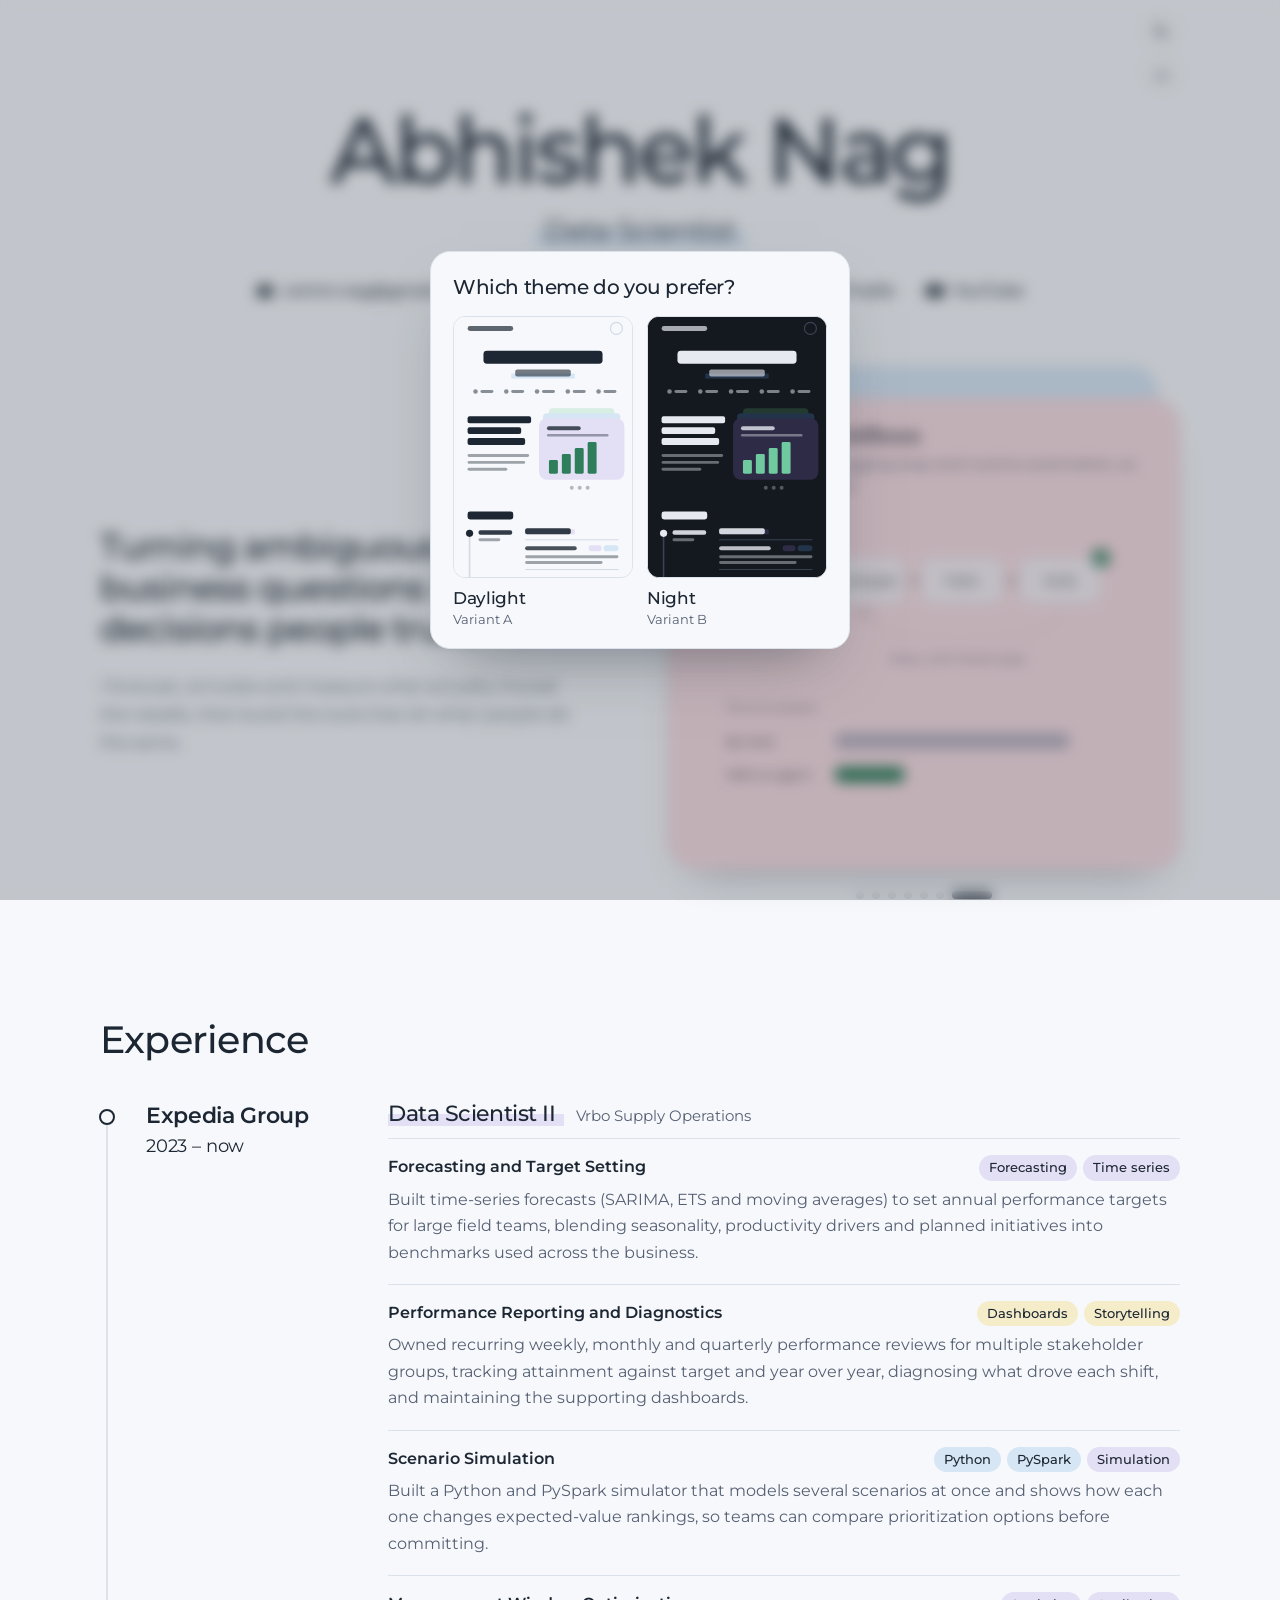
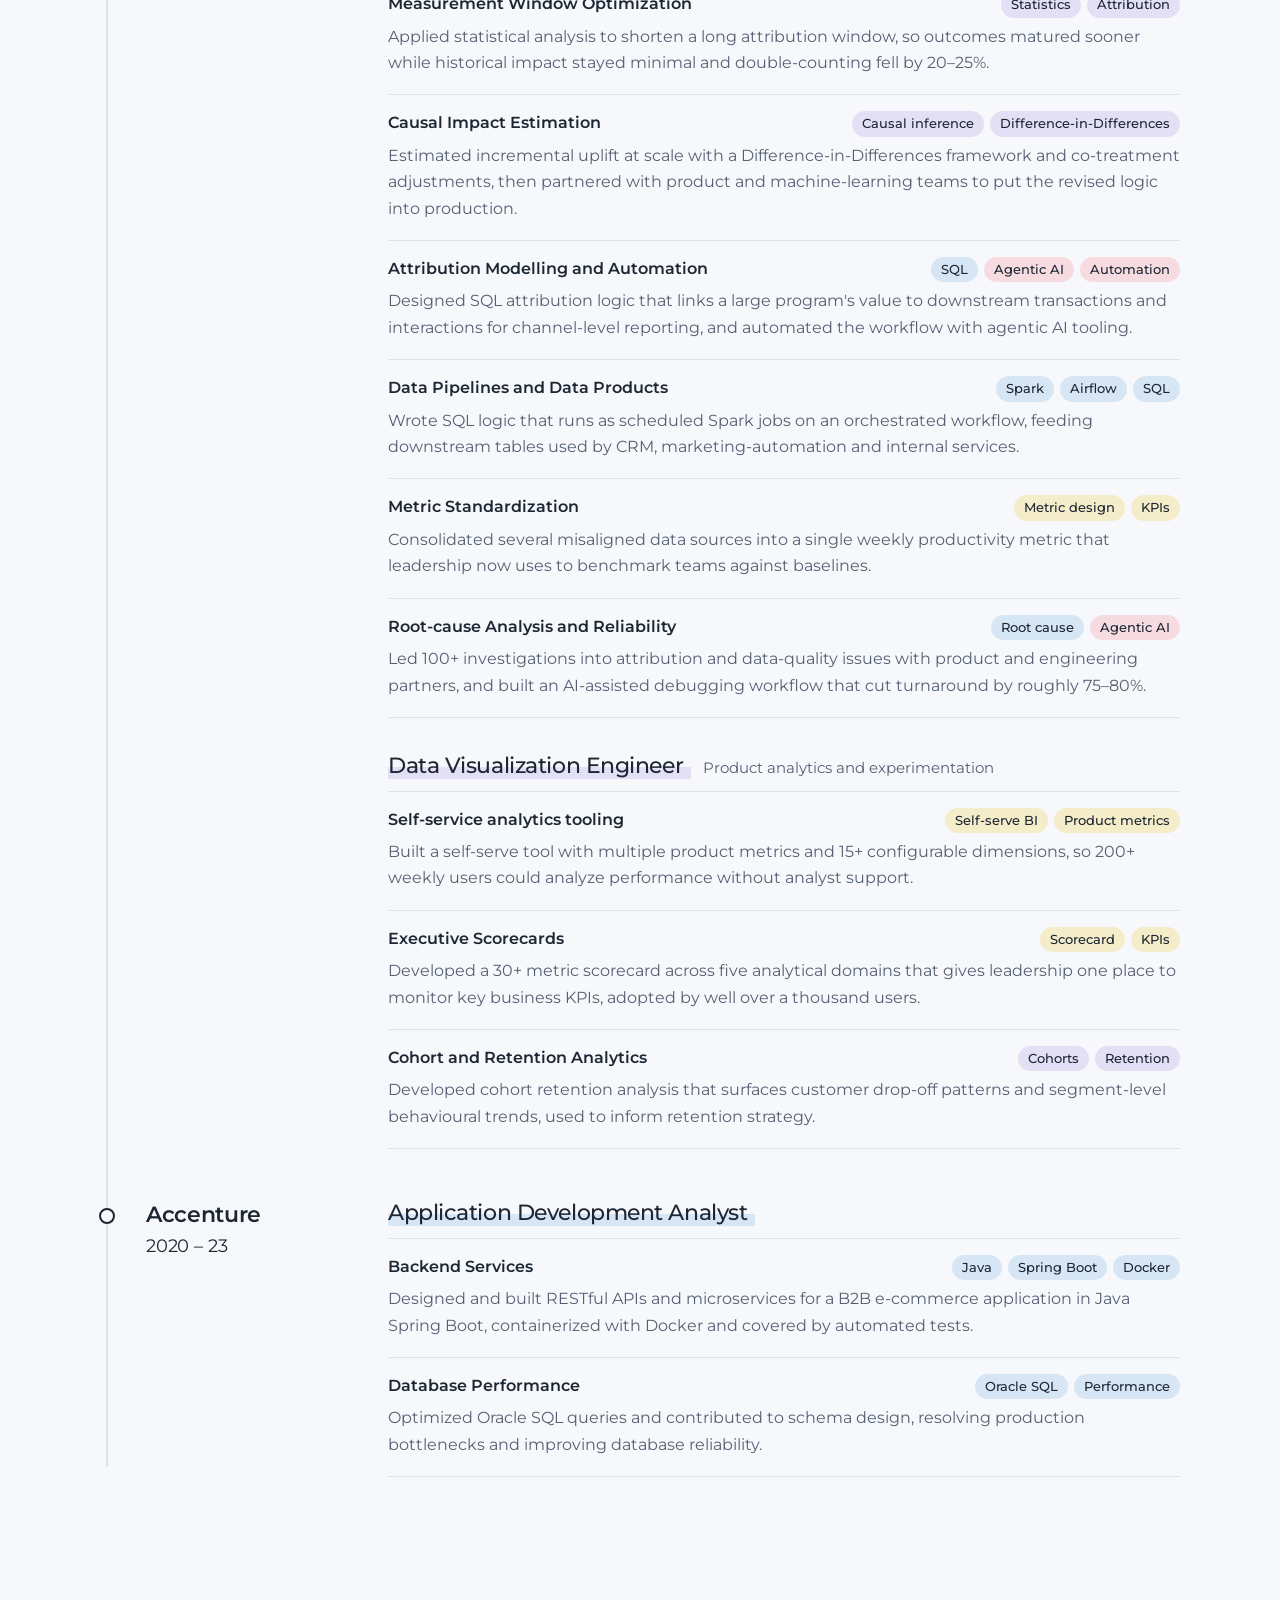
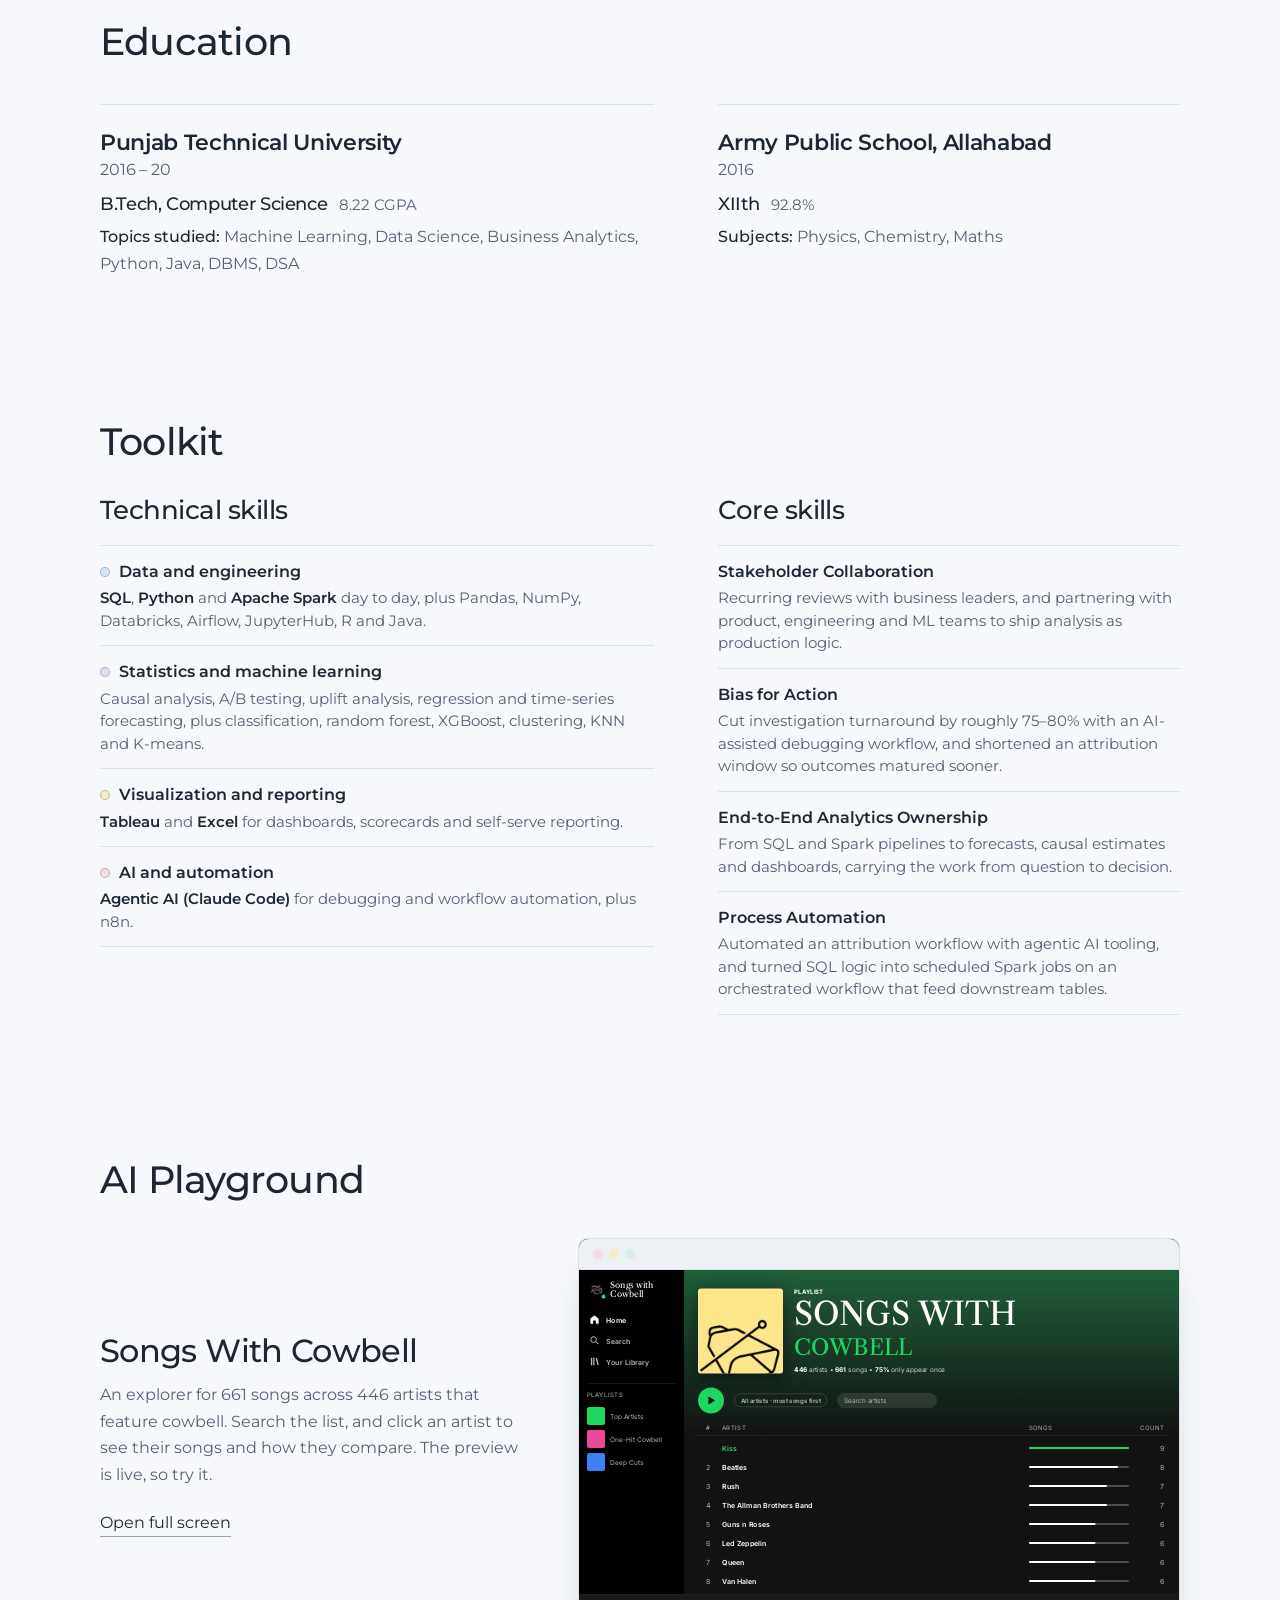
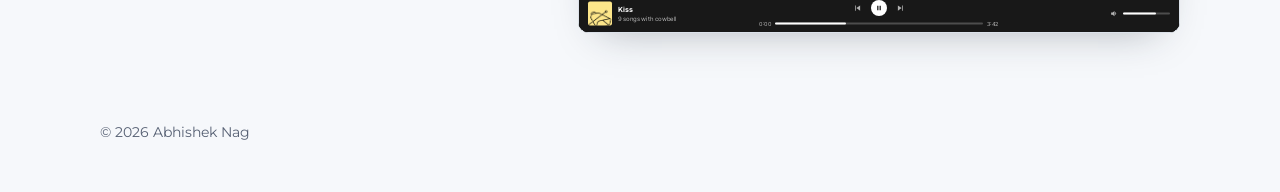
<file: index.html>
<!doctype html>
<html lang="en">
<head>
<meta charset="utf-8">
<meta name="viewport" content="width=device-width, initial-scale=1">
<title>Abhishek Nag · Data Scientist</title>
<meta name="description" content="Portfolio of Abhishek Nag, a data scientist with six years across engineering, analytics and applied statistics.">
<meta name="theme-color" content="#F6F8FB">
<meta property="og:title" content="Abhishek Nag · Data Scientist">
<meta property="og:description" content="Turning ambiguous business questions into decisions people trust.">
<meta property="og:type" content="website">
<link rel="icon" type="image/png" sizes="48x48" href="assets/favicon-48.png">
<link rel="icon" type="image/png" sizes="192x192" href="assets/favicon-192.png">
<link rel="apple-touch-icon" href="assets/apple-touch-icon.png">
<link rel="preconnect" href="https://fonts.googleapis.com">
<link rel="preconnect" href="https://fonts.gstatic.com" crossorigin>
<link href="https://fonts.googleapis.com/css2?family=Montserrat:wght@400;500;600&display=swap" rel="stylesheet">
<script>
  // The theme choice is never stored: every load opens the theme gate and asks again.
  (function () {
    var root = document.documentElement;
    root.classList.add('js', 'gate-open');
    try { localStorage.removeItem('theme'); } catch (e) {}  // clear any choice saved by an earlier version

    // Fetch how many visits chose each theme now, so the number is already here when a theme is picked.
    // Kept in memory only. If the counter is off, blocked or slow, the gate just skips the card turn.
    window.__gc = {};
    [['light', 'gate-daylight'], ['dark', 'gate-night']].forEach(function (v) {
      try {
        fetch('https://abhisheknag.goatcounter.com/counter/' + v[1] + '.json?t=' + Date.now())
          .then(function (res) { return res.ok || res.status === 404 ? res.json() : null; })  // 404 = never picked yet, body says 0
          .then(function (j) { var n = j ? parseInt(String(j.count).replace(/\D/g, ''), 10) : NaN; if (n >= 0) window.__gc[v[0]] = n; })
          .catch(function () {});
      } catch (e) {}
    });
  })();
</script>
<link rel="stylesheet" href="assets/css/style.css">
</head>
<body>

<!-- A tiny picture of the portfolio page; each tile sets the theme colours it uses -->
<svg width="0" height="0" style="position:absolute" aria-hidden="true" focusable="false">
  <symbol id="mini-page" viewBox="0 0 180 262" preserveAspectRatio="xMidYMin slice">
    <rect width="180" height="262" class="pg-paper"/>
    <!-- top bar -->
    <rect x="14" y="9" width="46" height="5" rx="2.5" class="pg-ink pg-70"/>
    <circle cx="164" cy="11.5" r="6" class="pg-none pg-stroke"/>
    <!-- name and role -->
    <rect x="30" y="34" width="120" height="13" rx="3.5" class="pg-ink"/>
    <rect x="58" y="57" width="64" height="5" class="pg-sky"/>
    <rect x="62" y="53" width="56" height="7" rx="2" class="pg-ink pg-60"/>
    <!-- profile links -->
    <g class="pg-ink pg-50">
      <circle cx="22" cy="75" r="2.3"/><rect x="27" y="73.5" width="13" height="3" rx="1.5"/>
      <circle cx="53" cy="75" r="2.3"/><rect x="58" y="73.5" width="13" height="3" rx="1.5"/>
      <circle cx="84" cy="75" r="2.3"/><rect x="89" y="73.5" width="13" height="3" rx="1.5"/>
      <circle cx="115" cy="75" r="2.3"/><rect x="120" y="73.5" width="13" height="3" rx="1.5"/>
      <circle cx="146" cy="75" r="2.3"/><rect x="151" y="73.5" width="13" height="3" rx="1.5"/>
    </g>
    <!-- headline and the chart deck -->
    <g class="pg-ink">
      <rect x="14" y="100" width="64" height="7" rx="2"/><rect x="14" y="111" width="54" height="7" rx="2"/><rect x="14" y="122" width="58" height="7" rx="2"/>
    </g>
    <g class="pg-ink pg-40">
      <rect x="14" y="138" width="62" height="3" rx="1.5"/><rect x="14" y="145" width="58" height="3" rx="1.5"/><rect x="14" y="152" width="40" height="3" rx="1.5"/>
    </g>
    <rect x="96" y="92" width="66" height="8" rx="4" class="pg-mint"/>
    <rect x="90" y="97" width="78" height="8" rx="4" class="pg-sky"/>
    <rect x="86" y="102" width="86" height="62" rx="8" class="pg-lilac"/>
    <rect x="94" y="110" width="34" height="4" rx="2" class="pg-ink pg-80"/>
    <rect x="94" y="118" width="62" height="2.5" rx="1.25" class="pg-ink pg-40"/>
    <g class="pg-green"><rect x="96" y="144" width="9" height="14" rx="1.5"/><rect x="109" y="138" width="9" height="20" rx="1.5"/><rect x="122" y="132" width="9" height="26" rx="1.5"/><rect x="135" y="126" width="9" height="32" rx="1.5"/></g>
    <g class="pg-ink pg-30"><circle cx="119" cy="172" r="2"/><circle cx="127" cy="172" r="2"/><circle cx="135" cy="172" r="2"/></g>
    <!-- experience: section title, timeline, two rows -->
    <rect x="14" y="196" width="46" height="8" rx="2.5" class="pg-ink"/>
    <rect x="15.2" y="216" width="1.6" height="46" class="pg-line"/>
    <circle cx="16" cy="218" r="3.6" class="pg-ink"/>
    <rect x="25" y="215" width="34" height="4.5" rx="2" class="pg-ink pg-90"/>
    <rect x="25" y="223" width="22" height="3" rx="1.5" class="pg-ink pg-40"/>
    <rect x="72" y="214" width="50" height="5" class="pg-lilac"/>
    <rect x="72" y="213" width="46" height="6" rx="2" class="pg-ink pg-90"/>
    <rect x="72" y="224" width="94" height="1" class="pg-line"/>
    <rect x="72" y="231" width="52" height="4" rx="2" class="pg-ink pg-80"/>
    <rect x="136" y="230" width="13" height="6" rx="3" class="pg-lilac"/><rect x="151" y="230" width="15" height="6" rx="3" class="pg-sky"/>
    <g class="pg-ink pg-40"><rect x="72" y="240" width="94" height="3" rx="1.5"/><rect x="72" y="246" width="78" height="3" rx="1.5"/></g>
    <rect x="72" y="254" width="94" height="1" class="pg-line"/>
  </symbol>
</svg>

<!-- Theme gate: a small A/B test panel over the live page -->
<div class="gate" id="gate" role="dialog" aria-modal="true" aria-labelledby="gate-t">
  <div class="gate-card" id="gate-card">
    <div class="gate-flip">
      <div class="face face-front">
        <p class="gate-t" id="gate-t">Which theme do you prefer?</p>
        <div class="variants">
          <button class="variant variant-a" type="button" data-pick="light">
            <span class="thumb"><svg aria-hidden="true"><use href="#mini-page" width="100%" height="100%"/></svg></span>
            <span class="cap"><span class="vname">Daylight</span><span class="v">Variant A</span></span>
          </button>
          <button class="variant variant-b" type="button" data-pick="dark">
            <span class="thumb"><svg aria-hidden="true"><use href="#mini-page" width="100%" height="100%"/></svg></span>
            <span class="cap"><span class="vname">Night</span><span class="v">Variant B</span></span>
          </button>
        </div>
      </div>
      <div class="face face-back" aria-live="polite">
        <p class="res-k" id="res-k"></p>
        <p class="res-n" id="res-n"></p>
        <p class="res-l" id="res-l"></p>
      </div>
    </div>
  </div>
</div>

<!-- Results overlay: how the theme A/B test is going, read from GoatCounter's public counter -->
<div class="stats" id="stats" role="dialog" aria-modal="true" aria-labelledby="stats-t" hidden>
  <div class="stats-card">
    <button class="icon-btn stats-x" id="stats-x" type="button" aria-label="Close">
      <svg viewBox="0 0 24 24" aria-hidden="true"><path d="M6 6l12 12M18 6L6 18"/></svg>
    </button>
    <p class="stats-pill">Work In Progress</p>
    <p class="stats-t" id="stats-t">How's the experiment going?</p>
    <p class="stats-sub">The theme A/B test, live. Counts can lag by a few hours.</p>

    <p class="stats-msg" id="stats-msg" hidden>Can't reach the counter right now. Try again in a bit.</p>

    <div id="stats-body">
      <div class="s-block">
        <p class="s-label">Visits so far</p>
        <p class="s-big" id="s-visits">&ndash;</p>
      </div>

      <div class="s-block" id="s-funnel">
        <p class="s-label">What happened to those visits</p>
        <div class="fn-bar" id="fn-bar" aria-hidden="true"><i class="f-picked"></i><i class="f-skipped"></i><i class="f-left"></i><i class="f-none"></i></div>
        <ul class="fn-list">
          <li id="fn-picked"><span class="fn-dot f-picked"></span><span class="fn-name">Picked a theme</span><span class="fn-n">&ndash;</span><span class="fn-p"></span></li>
          <li id="fn-skipped"><span class="fn-dot f-skipped"></span><span class="fn-name">Skipped with Esc</span><span class="fn-n">&ndash;</span><span class="fn-p"></span></li>
          <li id="fn-left"><span class="fn-dot f-left"></span><span class="fn-name">Left at the card</span><span class="fn-n">&ndash;</span><span class="fn-p"></span></li>
          <li id="fn-none"><span class="fn-dot f-none"></span><span class="fn-name">Not tracked</span><span class="fn-n">&ndash;</span><span class="fn-p"></span></li>
        </ul>
        <p class="fn-note">Leaving is only logged from now on, so earlier visits show up as not tracked.</p>
      </div>

      <div class="s-block">
        <p class="s-label">Daylight vs Night</p>
        <div class="duel-row" id="duel-a">
          <span class="duel-name"><svg viewBox="0 0 24 24" aria-hidden="true"><circle cx="12" cy="12" r="4"/><path d="M12 2v2M12 20v2M2 12h2M20 12h2M4.9 4.9l1.4 1.4M17.7 17.7l1.4 1.4M4.9 19.1l1.4-1.4M17.7 6.3l1.4-1.4"/></svg>Daylight</span>
          <span class="duel-bar"><i></i></span><span class="duel-n">&ndash;</span>
        </div>
        <div class="duel-row" id="duel-b">
          <span class="duel-name"><svg viewBox="0 0 24 24" aria-hidden="true"><path d="M20 14.5A8 8 0 0 1 9.5 4a8 8 0 1 0 10.5 10.5z"/></svg>Night</span>
          <span class="duel-bar"><i></i></span><span class="duel-n">&ndash;</span>
        </div>
        <p class="s-verdict" id="s-verdict"></p>
      </div>

      <div class="s-block">
        <p class="s-label">This week vs last week</p>
        <div class="tiles">
          <div class="tile2" id="wk-visits"><p class="t-name">Visits</p><p class="t-num">&ndash;</p><p class="t-d"></p></div>
          <div class="tile2" id="wk-a"><p class="t-name">Daylight</p><p class="t-num">&ndash;</p><p class="t-d"></p></div>
          <div class="tile2" id="wk-b"><p class="t-name">Night</p><p class="t-num">&ndash;</p><p class="t-d"></p></div>
        </div>
      </div>
    </div>
  </div>
</div>

<canvas class="trail" id="trail" aria-hidden="true"></canvas>

<header class="bar">
  <a class="brand" id="brand" href="#top" aria-label="Abhishek Nag, back to the top">Abhishek Nag</a>
  <button class="icon-btn" id="theme" type="button" aria-label="Toggle colour theme">
    <svg class="i-moon" viewBox="0 0 24 24" aria-hidden="true"><path d="M20 14.5A8 8 0 0 1 9.5 4a8 8 0 1 0 10.5 10.5z"/></svg>
    <svg class="i-sun" viewBox="0 0 24 24" aria-hidden="true"><circle cx="12" cy="12" r="4"/><path d="M12 2v2M12 20v2M2 12h2M20 12h2M4.9 4.9l1.4 1.4M17.7 17.7l1.4 1.4M4.9 19.1l1.4-1.4M17.7 6.3l1.4-1.4"/></svg>
    <span class="btn-lbl" aria-hidden="true"><span>Theme</span></span>
  </button>
  <button class="icon-btn stats-btn" id="stats-btn" type="button" aria-haspopup="dialog" aria-label="Page Analytics: see how the theme A/B test is going" data-track="open-analytics">
    <svg viewBox="0 0 24 24" aria-hidden="true"><path d="M5 20v-8M12 20V5M19 20v-10"/></svg>
    <span class="btn-lbl" aria-hidden="true"><span>Page Analytics</span></span>
  </button>
</header>

<main id="main">

  <!-- Intro -->
  <section class="hero" id="top">
    <div class="wrap">
      <h1 class="name" id="name">Abhishek Nag</h1>
      <p class="role"><span>Data Scientist</span></p>
      <ul class="profiles" aria-label="Contact and profiles">
        <li><a href="mailto:comm.nag@gmail.com" data-track="link-email"><svg viewBox="0 0 24 24" aria-hidden="true"><path d="M20 4H4c-1.1 0-1.99.9-1.99 2L2 18c0 1.1.9 2 2 2h16c1.1 0 2-.9 2-2V6c0-1.1-.9-2-2-2zm0 4l-8 5-8-5V6l8 5 8-5v2z"/></svg>comm.nag@gmail.com</a></li>
        <li><a href="https://www.linkedin.com/in/nagabhishek2/" data-track="link-linkedin" target="_blank" rel="noopener"><svg viewBox="0 0 24 24" aria-hidden="true"><path d="M20.447 20.452h-3.554v-5.569c0-1.328-.027-3.037-1.852-3.037-1.853 0-2.136 1.445-2.136 2.939v5.667H9.351V9h3.414v1.561h.046c.477-.9 1.637-1.85 3.37-1.85 3.601 0 4.267 2.37 4.267 5.455v6.286zM5.337 7.433c-1.144 0-2.063-.926-2.063-2.065 0-1.138.92-2.063 2.063-2.063 1.14 0 2.064.925 2.064 2.063 0 1.139-.925 2.065-2.064 2.065zm1.782 13.019H3.555V9h3.564v11.452zM22.225 0H1.771C.792 0 0 .774 0 1.729v20.542C0 23.227.792 24 1.771 24h20.451C23.2 24 24 23.227 24 22.271V1.729C24 .774 23.2 0 22.222 0h.003z"/></svg>LinkedIn</a></li>
        <li><a href="https://github.com/commnag" data-track="link-github" target="_blank" rel="noopener"><svg viewBox="0 0 24 24" aria-hidden="true"><path d="M12 .297c-6.63 0-12 5.373-12 12 0 5.303 3.438 9.8 8.205 11.385.6.113.82-.258.82-.577 0-.285-.01-1.04-.015-2.04-3.338.724-4.042-1.61-4.042-1.61C4.422 18.07 3.633 17.7 3.633 17.7c-1.087-.744.084-.729.084-.729 1.205.084 1.838 1.236 1.838 1.236 1.07 1.835 2.809 1.305 3.495.998.108-.776.417-1.305.76-1.605-2.665-.3-5.466-1.332-5.466-5.93 0-1.31.465-2.38 1.235-3.22-.135-.303-.54-1.523.105-3.176 0 0 1.005-.322 3.3 1.23.96-.267 1.98-.399 3-.405 1.02.006 2.04.138 3 .405 2.28-1.552 3.285-1.23 3.285-1.23.645 1.653.24 2.873.12 3.176.765.84 1.23 1.91 1.23 3.22 0 4.61-2.805 5.625-5.475 5.92.42.36.81 1.096.81 2.22 0 1.606-.015 2.896-.015 3.286 0 .315.21.69.825.57C20.565 22.092 24 17.592 24 12.297c0-6.627-5.373-12-12-12"/></svg>GitHub</a></li>
        <li><a href="https://public.tableau.com/app/profile/datavizzaard/vizzes" data-track="link-tableau" target="_blank" rel="noopener"><svg viewBox="0 0 24 24" aria-hidden="true"><path d="M11.654.174V2.377H9.682v.58h1.972V5.16h.696V2.957h1.97v-.58h-1.97V.174h-.348zm6.03 2.262l-.002 1.623v1.623h-2.957v.927h2.957v3.188H18.725l.011-1.582.02-1.576 1.465-.02 1.46-.01v-.927H18.728V2.436h-.522zm-12.407.06V5.686H2.291v.925H5.277V9.801h.985V6.61h3.013v-.925H6.262V2.496H5.77zm6.086 5.27v3.593H8.06v1.188h3.304v3.596h1.28v-3.596H15.953v-1.188H12.643V7.766h-.637zm9.721 1.55v2.221h-2.012v.811h2.012v2.261h.887v-2.261H24v-.811h-2.029V9.317h-.422zm-19.111.131V11.621H0v.621H1.973v2.194H2.64v-2.194h2v-.62H2.609V9.446h-.318zm15.709 4.516v3.254h-3.016v.927h3.016v3.217h1.072v-3.216H21.74v-.928H18.754v-3.254h-.533zm-12.463.008v3.246H2.262v.928h2.957v3.189H6.32v-3.189h2.955v-.928H6.32V13.97h-.55zm6.316 4.578l.002 1.103v1.1H9.566v.812h1.971v2.262h.928l.012-1.119.017-1.143H14.463v-.812h-2V18.549h-.465z"/></svg>Tableau Public</a></li>
        <li><a href="https://www.youtube.com/@datavizard" data-track="link-youtube" target="_blank" rel="noopener"><svg viewBox="0 0 24 24" aria-hidden="true"><path d="M23.498 6.186a3.016 3.016 0 0 0-2.122-2.136C19.505 3.545 12 3.545 12 3.545s-7.505 0-9.377.505A3.017 3.017 0 0 0 .502 6.186C0 8.07 0 12 0 12s0 3.93.502 5.814a3.016 3.016 0 0 0 2.122 2.136c1.871.505 9.376.505 9.376.505s7.505 0 9.377-.505a3.015 3.015 0 0 0 2.122-2.136C24 15.93 24 12 24 12s0-3.93-.502-5.814zM9.545 15.568V8.432L15.818 12l-6.273 3.568z"/></svg>YouTube</a></li>
      </ul>

      <div class="intro">
        <div class="intro-copy">
          <p class="headline">Turning ambiguous business questions into decisions people trust.</p>
          <p class="lede">I forecast, simulate and measure what actually moved the needle, then build the tools that let other people do the same.</p>
        </div>

        <figure class="deck" id="deck" role="group" aria-roledescription="carousel" aria-label="The kinds of work I do, as charts">
          <div class="deck-stage">

            <!-- 1. Causal impact -->
            <article class="card k-stat is-active" data-pos="0" aria-hidden="false">
              <div class="card-in">
                <p class="card-t">Causal impact</p>
                <p class="card-d">Difference-in-differences, a method I use often: compare what happened with what would have happened without the change.</p>
                <svg viewBox="0 0 600 420" role="img" aria-label="Two groups trend in parallel. After a change ships, the treated group pulls away from the path it would otherwise have followed. The gap is the estimated effect.">
                  <line class="axis" x1="40" y1="392" x2="500" y2="392"/>
                  <text class="lbl muted" x="40" y="414">Time</text>

                  <line class="change" x1="250" y1="40" x2="250" y2="392"/>
                  <text class="lbl" x="258" y="52">The change ships</text>

                  <polyline class="line counter fade" style="--delay:2.5s" points="250,342 310,330 370,316 430,300 500,292"/>
                  <text class="lbl muted fade" style="--delay:2.7s" x="318" y="352">What would have happened</text>

                  <polyline class="line control draw" pathLength="1" style="--delay:.2s;--dur:1.7s"
                    points="40,300 90,296 140,301 190,292 250,288 310,276 370,262 430,246 500,238"/>
                  <text class="lbl muted" x="40" y="282">Comparison group</text>

                  <polyline class="line treated draw" pathLength="1" style="--delay:.5s;--dur:1.1s"
                    points="40,354 90,350 140,355 190,346 250,342"/>
                  <polyline class="line treated draw" pathLength="1" style="--delay:1.6s;--dur:1.4s"
                    points="250,342 310,308 370,266 430,220 500,176"/>
                  <text class="lbl" x="40" y="378">Treated group</text>

                  <g class="effect fade" style="--delay:3s">
                    <path d="M514 176 q10 0 10 10 v96 q0 10 -10 10" fill="none"/>
                    <text class="lbl sm" x="532" y="226">Estimated</text>
                    <text class="lbl sm" x="532" y="244">effect</text>
                  </g>
                </svg>
              </div>
            </article>

            <!-- 2. Scenario simulation -->
            <article class="card k-data" data-pos="1" aria-hidden="true">
              <div class="card-in">
                <p class="card-t">Scenario Simulation</p>
                <p class="card-d">Model several scenarios at once and rank them by expected value, so teams can compare options before committing.</p>
                <svg viewBox="0 0 600 420" role="img" aria-label="Five scenarios ranked by expected value, each with a simulated range. The top scenario is highlighted.">
                  <text class="lbl muted fade" style="--delay:.1s" x="40" y="50">Scenario A</text>
                  <rect class="f-pos gx" style="--delay:.2s" x="40" y="60" width="430" height="24" rx="6"/>
                  <path class="whisk fade" style="--delay:1.5s" d="M444 72H496M444 65v14M496 65v14"/>
                  <text class="lbl fade" style="--delay:1.7s" x="506" y="77">Best</text>

                  <text class="lbl muted fade" style="--delay:.2s" x="40" y="120">Scenario B</text>
                  <rect class="f-ctrl gx" style="--delay:.35s" x="40" y="130" width="372" height="24" rx="6"/>
                  <path class="whisk fade" style="--delay:1.6s" d="M382 142H442M382 135v14M442 135v14"/>

                  <text class="lbl muted fade" style="--delay:.3s" x="40" y="190">Scenario C</text>
                  <rect class="f-ctrl gx" style="--delay:.5s" x="40" y="200" width="300" height="24" rx="6"/>
                  <path class="whisk fade" style="--delay:1.7s" d="M310 212H370M310 205v14M370 205v14"/>

                  <text class="lbl muted fade" style="--delay:.4s" x="40" y="260">Scenario D</text>
                  <rect class="f-ctrl gx" style="--delay:.65s" x="40" y="270" width="236" height="24" rx="6"/>
                  <path class="whisk fade" style="--delay:1.8s" d="M242 282H310M242 275v14M310 275v14"/>

                  <text class="lbl muted fade" style="--delay:.5s" x="40" y="330">Scenario E</text>
                  <rect class="f-ctrl gx" style="--delay:.8s" x="40" y="340" width="150" height="24" rx="6"/>
                  <path class="whisk fade" style="--delay:1.9s" d="M152 352H228M152 345v14M228 345v14"/>

                  <text class="lbl muted fade" style="--delay:2s" x="40" y="412">Expected value by scenario, with simulated range</text>
                </svg>
              </div>
            </article>

            <!-- 3. Uplift analysis -->
            <article class="card k-ml" data-pos="2" aria-hidden="true">
              <div class="card-in">
                <p class="card-t">Uplift analysis</p>
                <p class="card-d">Find who a change actually helps, so effort goes where it moves the outcome.</p>
                <svg viewBox="0 0 600 420" role="img" aria-label="Eight customer groups ordered from most to least responsive. The most responsive groups gain from the change, the least responsive are slightly worse off.">
                  <line class="axis" x1="40" y1="270" x2="508" y2="270"/>
                  <text class="lbl muted fade" style="--delay:.2s" x="516" y="275">No effect</text>

                  <rect class="f-pos gy" style="--delay:.2s"  x="60"  y="120" width="44" height="150" rx="5"/>
                  <rect class="f-pos gy" style="--delay:.3s"  x="116" y="152" width="44" height="118" rx="5"/>
                  <rect class="f-pos gy" style="--delay:.4s"  x="172" y="178" width="44" height="92"  rx="5"/>
                  <rect class="f-pos gy" style="--delay:.5s"  x="228" y="206" width="44" height="64"  rx="5"/>
                  <rect class="f-pos gy" style="--delay:.6s"  x="284" y="240" width="44" height="30"  rx="5"/>
                  <rect class="f-ctrl gt" style="--delay:.7s" x="340" y="270" width="44" height="14"  rx="5"/>
                  <rect class="f-ctrl gt" style="--delay:.8s" x="396" y="270" width="44" height="46"  rx="5"/>
                  <rect class="f-ctrl gt" style="--delay:.9s" x="452" y="270" width="44" height="70"  rx="5"/>

                  <text class="lbl fade" style="--delay:1.5s" x="60" y="100">Worth targeting</text>
                  <text class="lbl muted fade" style="--delay:1.7s" text-anchor="middle" x="418" y="372">Better left alone</text>
                  <text class="lbl muted" x="40" y="414">Most responsive</text>
                  <text class="lbl muted" text-anchor="end" x="508" y="414">Least responsive</text>
                </svg>
              </div>
            </article>

            <!-- 4. Forecasting -->
            <article class="card k-stat" data-pos="3" aria-hidden="true">
              <div class="card-in">
                <p class="card-t">Forecasting and targets</p>
                <p class="card-d">Time-series forecasts with an honest range, turned into targets teams can plan against.</p>
                <svg viewBox="0 0 600 420" role="img" aria-label="A seasonal history line, then a forecast with a widening range that lands near the target.">
                  <line class="axis" x1="40" y1="392" x2="500" y2="392"/>
                  <text class="lbl muted" x="40" y="414">Time</text>

                  <line class="change" x1="300" y1="40" x2="300" y2="392"/>
                  <text class="lbl" x="308" y="52">Today</text>

                  <line class="change fade" style="--delay:2.4s" x1="40" y1="170" x2="500" y2="170"/>
                  <text class="lbl fade" style="--delay:2.6s" x="40" y="160">Target</text>

                  <polyline class="line control draw" pathLength="1" style="--delay:.2s;--dur:1.5s"
                    points="40,292 66,270 92,284 118,256 144,272 170,242 196,258 222,228 248,244 274,214 300,230"/>
                  <text class="lbl muted" x="40" y="322">History</text>

                  <polygon class="band fade" style="--delay:1.9s"
                    points="300,230 340,196 380,206 420,168 460,178 500,140 500,208 460,234 420,212 380,238 340,216"/>
                  <polyline class="line treated draw" pathLength="1" style="--delay:1.6s;--dur:1.3s"
                    points="300,230 340,206 380,222 420,190 460,206 500,174"/>
                  <text class="lbl muted fade" style="--delay:2.2s" x="376" y="278">Forecast range</text>
                </svg>
              </div>
            </article>

            <!-- 5. Root-cause analysis -->
            <article class="card k-data" data-pos="4" aria-hidden="true">
              <div class="card-in">
                <p class="card-t">Root-cause analysis</p>
                <p class="card-d">Break a shift into the drivers behind it, including the ones that are really data issues.</p>
                <svg viewBox="0 0 600 420" role="img" aria-label="A waterfall from a before level to an after level. Volume and rate push the metric up, mix and a data gap pull it down.">
                  <line class="axis" x1="40" y1="392" x2="500" y2="392"/>

                  <line class="change fade" style="--delay:.8s"  x1="98"  y1="232" x2="124" y2="232"/>
                  <line class="change fade" style="--delay:1.1s" x1="176" y1="182" x2="202" y2="182"/>
                  <line class="change fade" style="--delay:1.4s" x1="254" y1="212" x2="280" y2="212"/>
                  <line class="change fade" style="--delay:1.7s" x1="332" y1="142" x2="358" y2="142"/>
                  <line class="change fade" style="--delay:2s"   x1="410" y1="162" x2="436" y2="162"/>

                  <rect class="f-ctrl gy" style="--delay:.2s"  x="46"  y="232" width="52" height="160" rx="5"/>
                  <rect class="f-pos gy"  style="--delay:.5s"  x="124" y="182" width="52" height="50"  rx="5"/>
                  <rect class="f-neg gy"  style="--delay:.8s"  x="202" y="182" width="52" height="30"  rx="5"/>
                  <rect class="f-pos gy"  style="--delay:1.1s" x="280" y="142" width="52" height="70"  rx="5"/>
                  <rect class="f-neg gy"  style="--delay:1.4s" x="358" y="142" width="52" height="20"  rx="5"/>
                  <rect class="f-ctrl gy" style="--delay:1.7s" x="436" y="162" width="52" height="230" rx="5"/>

                  <text class="lbl fade" style="--delay:.9s"  text-anchor="middle" x="150" y="174">+50</text>
                  <text class="lbl fade" style="--delay:1.2s" text-anchor="middle" x="228" y="232">−30</text>
                  <text class="lbl fade" style="--delay:1.5s" text-anchor="middle" x="306" y="134">+70</text>
                  <text class="lbl fade" style="--delay:1.8s" text-anchor="middle" x="384" y="182">−20</text>

                  <g class="lbl muted">
                    <text text-anchor="middle" x="72"  y="414">Before</text>
                    <text text-anchor="middle" x="150" y="414">Volume</text>
                    <text text-anchor="middle" x="228" y="414">Mix</text>
                    <text text-anchor="middle" x="306" y="414">Rate</text>
                    <text text-anchor="middle" x="384" y="414">Data gap</text>
                    <text text-anchor="middle" x="462" y="414">After</text>
                  </g>
                </svg>
              </div>
            </article>

            <!-- 6. Reporting -->
            <article class="card k-viz" data-pos="5" aria-hidden="true">
              <div class="card-in">
                <p class="card-t">Reporting and dashboards</p>
                <p class="card-d">Self-serve views for stakeholders, tracked against target week after week.</p>
                <svg viewBox="0 0 600 420" role="img" aria-label="A small dashboard: three headline numbers with trend lines, and weekly bars that cross the target line part-way through.">
                  <rect class="tile fade" style="--delay:.1s"  x="40"  y="24" width="140" height="112" rx="14"/>
                  <rect class="tile fade" style="--delay:.25s" x="200" y="24" width="140" height="112" rx="14"/>
                  <rect class="tile fade" style="--delay:.4s"  x="360" y="24" width="140" height="112" rx="14"/>

                  <g class="fade" style="--delay:.3s">
                    <text class="lbl muted" x="56" y="54">Attainment</text>
                    <text class="big" x="56" y="94">96%</text>
                  </g>
                  <g class="fade" style="--delay:.45s">
                    <text class="lbl muted" x="216" y="54">Year over year</text>
                    <text class="big" x="216" y="94">+8%</text>
                  </g>
                  <g class="fade" style="--delay:.6s">
                    <text class="lbl muted" x="376" y="54">Weekly users</text>
                    <text class="big" x="376" y="94">200+</text>
                  </g>
                  <polyline class="line treated spark draw" pathLength="1" style="--delay:.7s;--dur:1s" points="116,126 138,122 160,124 172,118"/>
                  <polyline class="line treated spark draw" pathLength="1" style="--delay:.85s;--dur:1s" points="276,126 298,124 320,119 332,116"/>
                  <polyline class="line treated spark draw" pathLength="1" style="--delay:1s;--dur:1s" points="436,126 458,122 480,118 492,112"/>

                  <text class="lbl muted fade" style="--delay:1s" x="40" y="182">Weekly attainment against target</text>

                  <line class="axis" x1="40" y1="392" x2="500" y2="392"/>
                  <text class="lbl muted" x="40" y="414">Weeks</text>

                  <rect class="f-ctrl gy" style="--delay:1.1s"  x="40"  y="296" width="26" height="96" rx="4"/>
                  <rect class="f-ctrl gy" style="--delay:1.15s" x="78"  y="280" width="26" height="112" rx="4"/>
                  <rect class="f-ctrl gy" style="--delay:1.2s"  x="116" y="288" width="26" height="104" rx="4"/>
                  <rect class="f-ctrl gy" style="--delay:1.25s" x="154" y="264" width="26" height="128" rx="4"/>
                  <rect class="f-ctrl gy" style="--delay:1.3s"  x="192" y="272" width="26" height="120" rx="4"/>
                  <rect class="f-pos gy"  style="--delay:1.35s" x="230" y="248" width="26" height="144" rx="4"/>
                  <rect class="f-pos gy"  style="--delay:1.4s"  x="268" y="246" width="26" height="146" rx="4"/>
                  <rect class="f-pos gy"  style="--delay:1.45s" x="306" y="240" width="26" height="152" rx="4"/>
                  <rect class="f-pos gy"  style="--delay:1.5s"  x="344" y="242" width="26" height="150" rx="4"/>
                  <rect class="f-pos gy"  style="--delay:1.55s" x="382" y="230" width="26" height="162" rx="4"/>
                  <rect class="f-pos gy"  style="--delay:1.6s"  x="420" y="232" width="26" height="160" rx="4"/>
                  <rect class="f-pos gy"  style="--delay:1.65s" x="458" y="220" width="26" height="172" rx="4"/>

                  <line class="change fade" style="--delay:2s" x1="40" y1="252" x2="500" y2="252"/>
                  <text class="lbl fade" style="--delay:2.1s" x="508" y="257">Target</text>
                </svg>
              </div>
            </article>

            <!-- 7. AI-assisted workflows -->
            <article class="card k-ai" data-pos="6" aria-hidden="true">
              <div class="card-in">
                <p class="card-t">AI-assisted workflows</p>
                <p class="card-d">Agents run the debugging loop and routine automation, so answers arrive sooner.</p>
                <svg viewBox="0 0 600 420" role="img" aria-label="A four-step loop: alert, investigate, patch, verify, with a retry path back to investigate. Below, a bar comparing time to resolve by hand against with an agent, which is much shorter.">
                  <rect class="tile fade" style="--delay:.1s"  x="40"  y="60" width="108" height="60" rx="14"/>
                  <rect class="tile fade" style="--delay:.7s"  x="168" y="60" width="108" height="60" rx="14"/>
                  <rect class="tile fade" style="--delay:1.3s" x="296" y="60" width="108" height="60" rx="14"/>
                  <rect class="tile fade" style="--delay:1.9s" x="424" y="60" width="108" height="60" rx="14"/>
                  <text class="lbl fade" style="--delay:.2s"  text-anchor="middle" x="94"  y="96">Alert</text>
                  <text class="lbl fade" style="--delay:.8s"  text-anchor="middle" x="222" y="96">Investigate</text>
                  <text class="lbl fade" style="--delay:1.4s" text-anchor="middle" x="350" y="96">Patch</text>
                  <text class="lbl fade" style="--delay:2s"   text-anchor="middle" x="478" y="96">Verify</text>

                  <path class="arrow draw" pathLength="1" style="--delay:.4s;--dur:.4s"  d="M152 90H164M158 84l6 6-6 6"/>
                  <path class="arrow draw" pathLength="1" style="--delay:1s;--dur:.4s"   d="M280 90H292M286 84l6 6-6 6"/>
                  <path class="arrow draw" pathLength="1" style="--delay:1.6s;--dur:.4s" d="M408 90H420M414 84l6 6-6 6"/>

                  <circle class="f-pos fade" style="--delay:2.5s" cx="532" cy="60" r="12"/>
                  <path class="tick draw" pathLength="1" style="--delay:2.6s;--dur:.4s" d="M526 60l4 4 8-8"/>

                  <path class="change fade" style="--delay:2.2s" fill="none" d="M478 128C478 186 222 186 222 128"/>
                  <path class="arrow fade" style="--delay:2.2s" d="M215 136l7-8 7 8"/>
                  <text class="lbl muted fade" style="--delay:2.4s" text-anchor="middle" x="344" y="198">Retry until checks pass</text>

                  <text class="lbl muted fade" style="--delay:2.6s" x="40" y="262">Time to resolve</text>
                  <text class="lbl fade" style="--delay:2.7s" x="40" y="306">By hand</text>
                  <rect class="f-ctrl gx" style="--delay:2.7s" x="184" y="290" width="306" height="20" rx="6"/>
                  <text class="lbl fade" style="--delay:3s" x="40" y="350">With an agent</text>
                  <rect class="f-pos gx" style="--delay:3s" x="184" y="334" width="90" height="20" rx="6"/>
                </svg>
              </div>
            </article>

          </div>

          <div class="deck-nav">
            <div class="dots" role="group" aria-label="Choose a chart">
              <button class="dot" type="button" aria-label="Causal impact" aria-current="true"></button>
              <button class="dot" type="button" aria-label="Scenario Simulation"></button>
              <button class="dot" type="button" aria-label="Uplift analysis"></button>
              <button class="dot" type="button" aria-label="Forecasting and targets"></button>
              <button class="dot" type="button" aria-label="Root-cause analysis"></button>
              <button class="dot" type="button" aria-label="Reporting and dashboards"></button>
              <button class="dot" type="button" aria-label="AI-assisted workflows"></button>
            </div>
          </div>
        </figure>
      </div>
    </div>
  </section>

  <!-- Experience -->
  <section class="section" id="experience">
    <div class="wrap">
      <h2>Experience</h2>

      <ol class="trajectory" id="trajectory">

        <li class="stop k-stat">
          <div class="stop-meta">
            <p class="org">Expedia Group</p>
            <p class="yrs">2023 – now</p>
          </div>
          <div class="stop-body">
            <h4><span>Data Scientist II</span> <small>Vrbo Supply Operations</small></h4>
            <ul class="items">
              <li class="item"><div class="item-h"><h5>Forecasting and Target Setting</h5><span class="tags"><b class="k-stat">Forecasting</b><b class="k-stat">Time series</b></span></div><p>Built time-series forecasts (SARIMA, ETS and moving averages) to set annual performance targets for large field teams, blending seasonality, productivity drivers and planned initiatives into benchmarks used across the business.</p></li>
              <li class="item"><div class="item-h"><h5>Performance Reporting and Diagnostics</h5><span class="tags"><b class="k-viz">Dashboards</b><b class="k-viz">Storytelling</b></span></div><p>Owned recurring weekly, monthly and quarterly performance reviews for multiple stakeholder groups, tracking attainment against target and year over year, diagnosing what drove each shift, and maintaining the supporting dashboards.</p></li>
              <li class="item"><div class="item-h"><h5>Scenario Simulation</h5><span class="tags"><b class="k-data">Python</b><b class="k-data">PySpark</b><b class="k-stat">Simulation</b></span></div><p>Built a Python and PySpark simulator that models several scenarios at once and shows how each one changes expected-value rankings, so teams can compare prioritization options before committing.</p></li>
              <li class="item"><div class="item-h"><h5>Measurement Window Optimization</h5><span class="tags"><b class="k-stat">Statistics</b><b class="k-stat">Attribution</b></span></div><p>Applied statistical analysis to shorten a long attribution window, so outcomes matured sooner while historical impact stayed minimal and double-counting fell by 20–25%.</p></li>
              <li class="item"><div class="item-h"><h5>Causal Impact Estimation</h5><span class="tags"><b class="k-stat">Causal inference</b><b class="k-stat">Difference-in-Differences</b></span></div><p>Estimated incremental uplift at scale with a Difference-in-Differences framework and co-treatment adjustments, then partnered with product and machine-learning teams to put the revised logic into production.</p></li>
              <li class="item"><div class="item-h"><h5>Attribution Modelling and Automation</h5><span class="tags"><b class="k-data">SQL</b><b class="k-ai">Agentic AI</b><b class="k-ai">Automation</b></span></div><p>Designed SQL attribution logic that links a large program's value to downstream transactions and interactions for channel-level reporting, and automated the workflow with agentic AI tooling.</p></li>
              <li class="item"><div class="item-h"><h5>Data Pipelines and Data Products</h5><span class="tags"><b class="k-data">Spark</b><b class="k-data">Airflow</b><b class="k-data">SQL</b></span></div><p>Wrote SQL logic that runs as scheduled Spark jobs on an orchestrated workflow, feeding downstream tables used by CRM, marketing-automation and internal services.</p></li>
              <li class="item"><div class="item-h"><h5>Metric Standardization</h5><span class="tags"><b class="k-viz">Metric design</b><b class="k-viz">KPIs</b></span></div><p>Consolidated several misaligned data sources into a single weekly productivity metric that leadership now uses to benchmark teams against baselines.</p></li>
              <li class="item"><div class="item-h"><h5>Root-cause Analysis and Reliability</h5><span class="tags"><b class="k-data">Root cause</b><b class="k-ai">Agentic AI</b></span></div><p>Led 100+ investigations into attribution and data-quality issues with product and engineering partners, and built an AI-assisted debugging workflow that cut turnaround by roughly 75–80%.</p></li>
            </ul>

            <h4><span>Data Visualization Engineer</span> <small>Product analytics and experimentation</small></h4>
            <ul class="items">
              <li class="item"><div class="item-h"><h5>Self-service analytics tooling</h5><span class="tags"><b class="k-viz">Self-serve BI</b><b class="k-viz">Product metrics</b></span></div><p>Built a self-serve tool with multiple product metrics and 15+ configurable dimensions, so 200+ weekly users could analyze performance without analyst support.</p></li>
              <li class="item"><div class="item-h"><h5>Executive Scorecards</h5><span class="tags"><b class="k-viz">Scorecard</b><b class="k-viz">KPIs</b></span></div><p>Developed a 30+ metric scorecard across five analytical domains that gives leadership one place to monitor key business KPIs, adopted by well over a thousand users.</p></li>
              <li class="item"><div class="item-h"><h5>Cohort and Retention Analytics</h5><span class="tags"><b class="k-stat">Cohorts</b><b class="k-stat">Retention</b></span></div><p>Developed cohort retention analysis that surfaces customer drop-off patterns and segment-level behavioural trends, used to inform retention strategy.</p></li>
            </ul>
          </div>
        </li>

        <li class="stop k-data">
          <div class="stop-meta">
            <p class="org">Accenture</p>
            <p class="yrs">2020 – 23</p>
          </div>
          <div class="stop-body">
            <h4><span>Application Development Analyst</span></h4>
            <ul class="items">
              <li class="item"><div class="item-h"><h5>Backend Services</h5><span class="tags"><b class="k-data">Java</b><b class="k-data">Spring Boot</b><b class="k-data">Docker</b></span></div><p>Designed and built RESTful APIs and microservices for a B2B e-commerce application in Java Spring Boot, containerized with Docker and covered by automated tests.</p></li>
              <li class="item"><div class="item-h"><h5>Database Performance</h5><span class="tags"><b class="k-data">Oracle SQL</b><b class="k-data">Performance</b></span></div><p>Optimized Oracle SQL queries and contributed to schema design, resolving production bottlenecks and improving database reliability.</p></li>
            </ul>
          </div>
        </li>

      </ol>
    </div>
  </section>

  <!-- Education -->
  <section class="section" id="education">
    <div class="wrap">
      <h2>Education</h2>
      <ol class="schools">
        <li class="school">
          <p class="org">Punjab Technical University</p>
          <p class="yrs">2016 – 20</p>
          <div class="school-body">
            <h4>B.Tech, Computer Science <small>8.22 CGPA</small></h4>
            <p class="topics"><span>Topics studied:</span> Machine Learning, Data Science, Business Analytics, Python, Java, DBMS, DSA</p>
          </div>
        </li>
        <li class="school">
          <p class="org">Army Public School, Allahabad</p>
          <p class="yrs">2016</p>
          <div class="school-body">
            <h4>XIIth <small>92.8%</small></h4>
            <p class="topics"><span>Subjects:</span> Physics, Chemistry, Maths</p>
          </div>
        </li>
      </ol>
    </div>
  </section>

  <!-- Toolkit -->
  <section class="section" id="toolkit">
    <div class="wrap">
      <h2>Toolkit</h2>

      <div class="kit">
        <div class="kit-col">
          <h3>Technical skills</h3>

          <ul class="core-list tech">
            <li class="k-data"><strong>Data and engineering</strong><span><b>SQL</b>, <b>Python</b> and <b>Apache Spark</b> day to day, plus Pandas, NumPy, Databricks, Airflow, JupyterHub, R and Java.</span></li>
            <li class="k-stat"><strong>Statistics and machine learning</strong><span>Causal analysis, A/B testing, uplift analysis, regression and time-series forecasting, plus classification, random forest, XGBoost, clustering, KNN and <span class="nb">K-means</span>.</span></li>
            <li class="k-viz"><strong>Visualization and reporting</strong><span><b>Tableau</b> and <b>Excel</b> for dashboards, scorecards and self-serve reporting.</span></li>
            <li class="k-ai"><strong>AI and automation</strong><span><b>Agentic AI (Claude Code)</b> for debugging and workflow automation, plus n8n.</span></li>
          </ul>
        </div>

        <div class="kit-col">
          <h3>Core skills</h3>
          <ul class="core-list">
            <li><strong>Stakeholder Collaboration</strong><span>Recurring reviews with business leaders, and partnering with product, engineering and ML teams to ship analysis as production logic.</span></li>
            <li><strong>Bias for Action</strong><span>Cut investigation turnaround by roughly 75–80% with an AI-assisted debugging workflow, and shortened an attribution window so outcomes matured sooner.</span></li>
            <li><strong>End-to-End Analytics Ownership</strong><span>From SQL and Spark pipelines to forecasts, causal estimates and dashboards, carrying the work from question to decision.</span></li>
            <li><strong>Process Automation</strong><span>Automated an attribution workflow with agentic AI tooling, and turned SQL logic into scheduled Spark jobs on an orchestrated workflow that feed downstream tables.</span></li>
          </ul>
        </div>
      </div>
    </div>
  </section>

  <!-- Work -->
  <section class="section" id="work">
    <div class="wrap">
      <h2>AI Playground</h2>

      <article class="feature">
        <div class="feature-text">
          <h3>Songs With Cowbell</h3>
          <p>An explorer for 661 songs across 446 artists that feature cowbell. Search the list, and click an artist to see their songs and how they compare. The preview is live, so try it.</p>
          <a class="link" data-track="open-dashboard" href="dashboards/songs-with-cowbell/songs-with-cowbell.html" target="_blank" rel="noopener">Open full screen</a>
        </div>
        <div class="frame">
          <div class="frame-bar" aria-hidden="true"><i></i><i></i><i></i></div>
          <div class="frame-view" id="frame-view">
            <iframe src="dashboards/songs-with-cowbell/songs-with-cowbell.html" title="Songs With Cowbell dashboard preview" loading="lazy"></iframe>
          </div>
        </div>
      </article>
    </div>
  </section>

</main>

<footer class="footer">
  <div class="wrap">© <span id="year">2026</span> Abhishek Nag</div>
</footer>

<!-- Counts a named event in GoatCounter; does nothing if the script is blocked or still loading -->
<script>
  window.track = function (name) {
    try { if (window.goatcounter && window.goatcounter.count) window.goatcounter.count({ path: name, title: name, event: true }); } catch (e) {}
  };
</script>

<!-- Theme gate logic lives inline so a slow or failed main.js can never leave the gate stuck open -->
<script>
  (function () {
    var root = document.documentElement, gate = document.getElementById('gate');
    if (!gate) return;
    if (!root.classList.contains('gate-open')) { gate.remove(); return; }

    var sys = window.matchMedia('(prefers-color-scheme: dark)').matches ? 'dark' : 'light';
    var behind = [].slice.call(document.querySelectorAll('header, main'));
    behind.forEach(function (el) { el.setAttribute('inert', ''); });
    var first = gate.querySelector('[data-pick="' + sys + '"]'); if (first) first.focus({ preventScroll: true });

    var picked = false, left = false, hold;
    var card = document.getElementById('gate-card');
    var reduceMotion = window.matchMedia('(prefers-reduced-motion: reduce)').matches;
    var NAMES = { light: 'Variant A · Daylight', dark: 'Variant B · Night' };

    // Preview the variant under the pointer (or the one reached with the keyboard) on the page behind
    // the panel; with neither, show the system theme. The preview is always derived from this state,
    // never from the order events happen to fire in.
    var hovered = null, focused = null, keyboard = false, settleTimer;
    function apply() {
      if (picked) return;
      var t = hovered || focused;
      if (t) root.setAttribute('data-theme', t); else root.removeAttribute('data-theme');
    }
    // The focus ring only shows once the keyboard is used, so the automatic first focus never looks like a selection.
    document.addEventListener('keydown', function (e) { if (e.key === 'Tab' || e.key.indexOf('Arrow') === 0) { keyboard = true; gate.classList.add('kbd'); } });
    document.addEventListener('pointerdown', function () { keyboard = false; gate.classList.remove('kbd'); });
    [].forEach.call(gate.querySelectorAll('[data-pick]'), function (b) {
      var t = b.getAttribute('data-pick');
      b.addEventListener('pointerenter', function (e) {
        if (e.pointerType !== 'mouse') return;
        gate.classList.remove('kbd'); clearTimeout(settleTimer); hovered = t; apply();
      });
      b.addEventListener('pointerleave', function (e) {
        if (e.pointerType !== 'mouse') return;
        if (hovered === t) hovered = null;
        clearTimeout(settleTimer); settleTimer = setTimeout(apply, 90);   // ride out the gap between the two tiles
      });
      b.addEventListener('focus', function () { focused = keyboard ? t : null; apply(); });
      b.addEventListener('blur', function () { if (focused === t) focused = null; apply(); });
    });

    // Lift the blur and let the card float away, so the portfolio comes into focus.
    function leave() {
      if (left) return; left = true; clearTimeout(hold);
      gate.classList.add('leave');
      setTimeout(function () {
        root.classList.remove('gate-open');
        behind.forEach(function (el) { el.removeAttribute('inert'); });
        gate.remove();
        window.scrollTo(0, 0);
      }, 700);
    }

    // Turn the card over and show how many visits chose this theme (including this one).
    function showCount(t, n) {
      var big = document.getElementById('res-n');
      document.getElementById('res-k').textContent = NAMES[t];
      document.getElementById('res-l').textContent = n === 1 ? 'visit has chosen this theme so far: yours.' : 'visits have chosen this theme, including yours.';
      big.textContent = reduceMotion || n < 8 ? n.toLocaleString() : '0';
      card.classList.add('flipped');
      if (!reduceMotion && n >= 8) {
        var t0 = null;
        (function step(ts) {
          if (t0 === null) t0 = ts + 350;                        // start counting as the card passes edge-on
          var p = Math.min(1, Math.max(0, (ts - t0) / 700));
          big.textContent = Math.round(n * (1 - Math.pow(1 - p, 3))).toLocaleString();
          if (p < 1) requestAnimationFrame(step);
        })(performance.now());
      }
      hold = setTimeout(leave, 1800);
      setTimeout(function () { gate.addEventListener('click', leave); }, 900);   // click to skip the wait
    }

    // GoatCounter's counter lags (about 20s to process, plus a cache in front of it) and counts a repeat
    // pick from the same browser only once. So this browser also remembers the last number it was shown
    // per theme, and the next number is whichever is higher: that plus one, or GoatCounter's count plus one.
    // Repeat picks therefore always move the number straight away, and other visitors' picks still show up.
    // It stores two small numbers only. It never records the theme to use, and the gate still opens every time.
    var TALLY = 'gate-counts';
    function readTally() { try { var o = JSON.parse(localStorage.getItem(TALLY) || '{}'); return o && typeof o === 'object' ? o : {}; } catch (e) { return {}; } }
    function saveTally(t, n) { try { var o = readTally(); o[t] = n; localStorage.setItem(TALLY, JSON.stringify(o)); } catch (e) {} }

    function pick(t, skipped) {
      if (picked) return;
      picked = true;
      window.track(skipped ? 'gate-skipped' : 'gate-' + (t === 'dark' ? 'night' : 'daylight'));
      root.setAttribute('data-theme', t);
      var remote = window.__gc && window.__gc[t], mine = readTally()[t];
      var n = Math.max(typeof remote === 'number' ? remote + 1 : 0, typeof mine === 'number' ? mine + 1 : 0);
      if (!skipped && n > 0) { saveTally(t, n); showCount(t, n); } else leave();
    }
    // Someone closing or leaving the page with the card still open and no choice made: log it, so the
    // difference between visits and picks can be explained. Once per page load.
    var leftLogged = false;
    window.addEventListener('pagehide', function () {
      if (picked || leftLogged || !root.classList.contains('gate-open')) return;
      leftLogged = true;
      window.track('gate-left');
    });

    gate.addEventListener('click', function (e) { var b = e.target.closest('[data-pick]'); if (b && !picked) pick(b.getAttribute('data-pick')); });
    document.addEventListener('keydown', function (e) { if (e.key === 'Escape' && root.classList.contains('gate-open')) { if (picked) leave(); else pick(sys, true); } });
  })();
</script>
<script src="assets/js/main.js" defer></script>
<script src="assets/js/magic.js" defer></script>
<script data-goatcounter="https://abhisheknag.goatcounter.com/count"
        async src="//gc.zgo.at/count.js"></script>
</body>
</html>
</file>
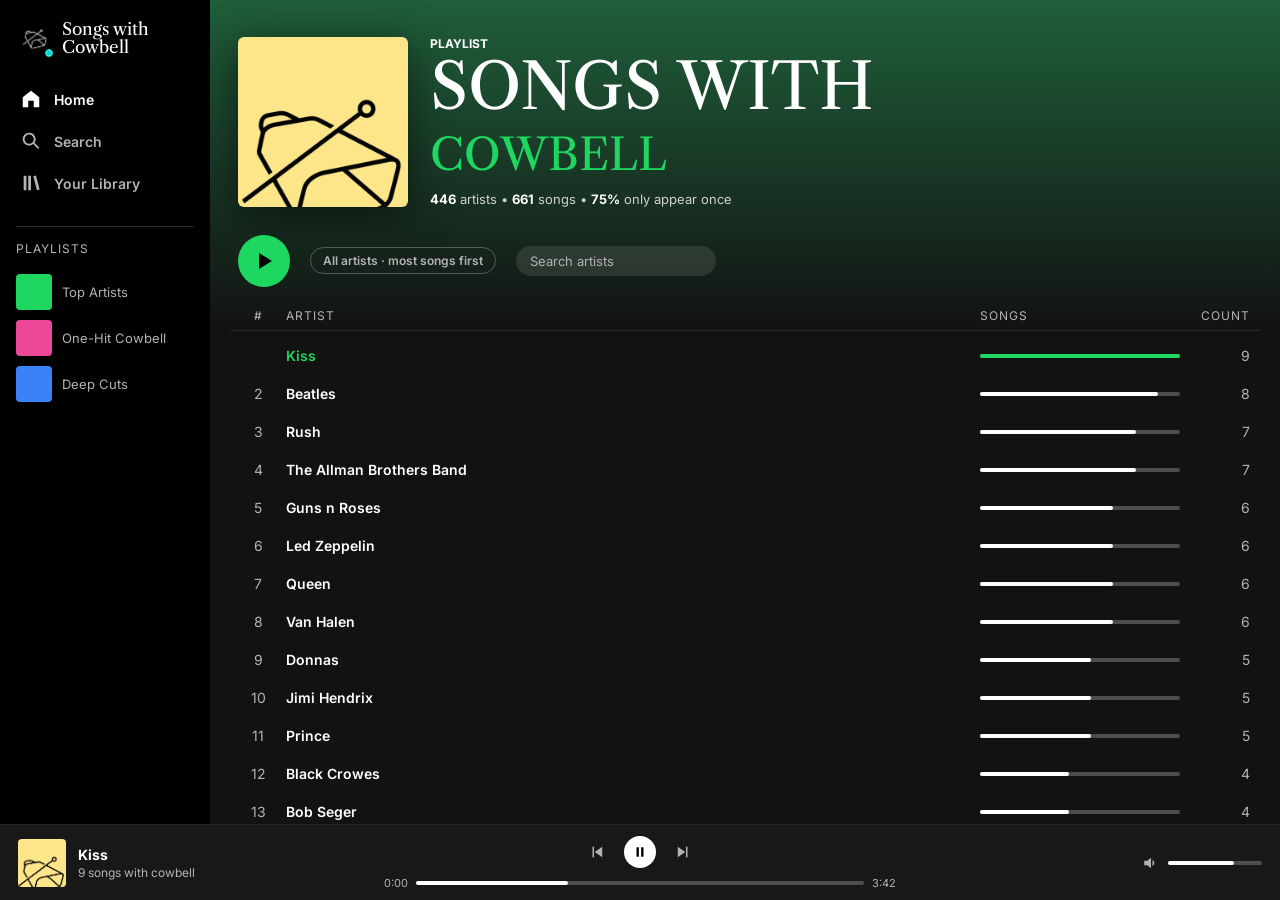
<file: dashboards/songs-with-cowbell/songs-with-cowbell.html>
<!doctype html><html lang="en"><head><meta charset="utf-8"><title>Songs with Cowbell</title>
<link href="https://fonts.googleapis.com/css2?family=Libre+Caslon+Text&family=Inter:wght@400;600;700&display=swap" rel="stylesheet">
<style>
*{box-sizing:border-box;margin:0}
body{background:#000;height:100vh;overflow:hidden;font:14px Inter,sans-serif;color:#fff}
.d{position:relative;width:100%;height:100vh;background:#121212;overflow:hidden;display:grid;grid-template-columns:210px 1fr;grid-template-rows:1fr 76px}
.side{background:#000;padding:20px 16px;display:flex;flex-direction:column;gap:8px}
.logo{display:flex;align-items:center;gap:8px;margin-bottom:16px}
.logo img{width:38px;height:38px;object-fit:contain;filter:invert(1)}
.logo span{font:400 17px/1.05 'Libre Caslon Text',serif}
.side a{display:flex;gap:12px;align-items:center;color:#b3b3b3;font-weight:600;padding:6px 4px}
.side a.on{color:#fff}.side svg{width:22px;height:22px;fill:currentColor}
.lib{margin-top:18px;padding-top:14px;border-top:1px solid #282828;color:#b3b3b3;font-size:12px;text-transform:uppercase;letter-spacing:.08em}
.pl{display:grid;gap:10px;margin-top:10px}.pl div{display:flex;gap:10px;align-items:center;color:#b3b3b3;font-size:13px}.pl i{width:36px;height:36px;border-radius:4px;display:block}
.main{overflow:hidden;display:flex;flex-direction:column;min-height:0;background:linear-gradient(#1f5f3a 0,#121212 330px)}
.hero{display:flex;align-items:flex-end;gap:22px;padding:34px 28px 22px}
.cover{width:170px;height:170px;border-radius:6px;background:#fde68a;display:grid;place-items:center;box-shadow:0 8px 40px #0008;overflow:hidden;flex:none}
.cover img{width:150%;max-width:none}
.hero small{font:700 12px Inter;text-transform:uppercase}
.hero h1{font:400 64px/.95 'Libre Caslon Text',serif;margin:6px 0 12px}.hero h1 em{font-size:44px;font-style:normal;color:#1ed760}
.meta{color:#d0d0d0;font-size:13px}.meta b{color:#fff}
.tools{display:flex;align-items:center;gap:20px;padding:6px 28px 14px}
.play{width:52px;height:52px;border-radius:50%;background:#1ed760;display:grid;place-items:center}.play svg{width:24px;fill:#000}
.chip{border:1px solid #fff4;border-radius:20px;padding:5px 12px;color:#b3b3b3;font-size:12px;font-weight:600}
table{width:100%;border-collapse:collapse;margin:0 0 0;}
.tbl{padding:0 20px;flex:1;min-height:0;display:flex;flex-direction:column}
#top{overflow-y:auto;flex:1;scrollbar-width:thin;scrollbar-color:#535353 transparent}
.search{background:#ffffff1a;border:0;border-radius:20px;padding:7px 14px;color:#fff;font:13px Inter;width:200px;outline:none}.search::placeholder{color:#b3b3b3}.search:focus{box-shadow:0 0 0 2px #1ed760}
.empty{padding:20px;color:#b3b3b3;text-align:center}
.head,.tr{display:grid;grid-template-columns:36px 1fr 200px 60px;align-items:center;padding:0 10px;gap:10px}
.head{height:30px;color:#b3b3b3;font-size:12px;text-transform:uppercase;letter-spacing:.08em;border-bottom:1px solid #282828;margin-bottom:6px}
.tr{height:38px;border-radius:4px}.tr:hover{background:#ffffff1a}
.tr .rk{color:#b3b3b3;text-align:center}.tr.pl1 .rk{color:#1ed760}.tr.pl1 .nm{color:#1ed760}
.tr .nm{font-weight:600;white-space:nowrap;overflow:hidden;text-overflow:ellipsis}
.tr .bar{height:4px;background:#4d4d4d;border-radius:2px}.tr .bar i{display:block;height:100%;background:#fff;border-radius:2px}.tr:hover .bar i,.tr.pl1 .bar i{background:#1ed760}
.tr b{text-align:right;color:#b3b3b3;font-weight:400}
.eq{display:inline-flex;gap:2px;align-items:flex-end;height:14px}.eq i{width:3px;background:#1ed760;animation:eq 1s infinite ease-in-out}.eq i:nth-child(2){animation-delay:.25s}.eq i:nth-child(3){animation-delay:.5s}
@keyframes eq{0%,100%{height:3px}50%{height:14px}}
.player{grid-column:1/3;background:#181818;border-top:1px solid #282828;display:grid;grid-template-columns:1fr 1.4fr 1fr;align-items:center;padding:0 18px}
.np{display:flex;gap:12px;align-items:center}.np .art{width:48px;height:48px;border-radius:4px;background:#fde68a;display:grid;place-items:center;overflow:hidden}.np .art img{width:150%;max-width:none}
.np b{display:block}.np span{color:#b3b3b3;font-size:12px}
.ctl{display:grid;gap:8px;justify-items:center}.btns{display:flex;gap:18px;align-items:center}.btns svg{width:18px;fill:#b3b3b3}.btns .pp{width:32px;height:32px;border-radius:50%;background:#fff;display:grid;place-items:center}.btns .pp svg{fill:#000;width:14px}
.prog{display:flex;gap:8px;align-items:center;width:100%;color:#b3b3b3;font-size:11px}.prog div{flex:1;height:4px;background:#4d4d4d;border-radius:2px}.prog i{display:block;height:100%;width:100%;background:#fff;border-radius:2px}
.vol{justify-self:end;display:flex;gap:8px;align-items:center;width:120px}.vol svg{width:18px;fill:#b3b3b3}.vol div{flex:1;height:4px;background:#4d4d4d;border-radius:2px}.vol i{display:block;height:100%;width:70%;background:#fff;border-radius:2px}
.tr .nm{cursor:pointer}.tr .nm:hover{text-decoration:underline}
.pop{position:absolute;z-index:10;width:280px;max-height:300px;overflow-y:auto;background:#282828;border:1px solid #ffffff22;border-radius:8px;padding:14px 16px;box-shadow:0 12px 32px #000a;scrollbar-width:thin;scrollbar-color:#535353 transparent}
.pop h3{font:700 15px Inter;margin-bottom:2px}.pop .pct{color:#1ed760;font-size:12px;font-weight:600;margin-bottom:10px}
.pop ul{list-style:none;padding:0;display:grid;gap:6px;border-top:1px solid #ffffff1a;padding-top:10px}.pop li{font-size:13px;color:#e0e0e0}
.pop .x{position:absolute;top:8px;right:10px;background:none;border:0;color:#b3b3b3;font-size:18px;cursor:pointer;line-height:1}
</style></head><body>
<div class="d">
<nav class="side">
 <div class="logo"><img src="assets/cowbell.png" alt=""><span>Songs with Cowbell</span></div>
 <a class="on"><svg viewBox="0 0 24 24"><path d="M12 3 3 10v11h6v-7h6v7h6V10z"/></svg>Home</a>
 <a><svg viewBox="0 0 24 24"><path d="M10 3a7 7 0 1 0 4.4 12.4l5.3 5.3 1.4-1.4-5.3-5.3A7 7 0 0 0 10 3zm0 2a5 5 0 1 1 0 10 5 5 0 0 1 0-10z"/></svg>Search</a>
 <a><svg viewBox="0 0 24 24"><path d="M4 4h3v16H4zm5 0h3v16H9zm5.5.5 2.9-.8 4 15.5-2.9.8z"/></svg>Your Library</a>
 <div class="lib">Playlists</div>
 <div class="pl"><div><i style="background:#1ed760"></i>Top Artists</div><div><i style="background:#ec4899"></i>One-Hit Cowbell</div><div><i style="background:#3b82f6"></i>Deep Cuts</div></div>
</nav>
<section class="main">
 <div class="hero">
  <div class="cover"><img src="assets/cowbell.png" alt=""></div>
  <div><small>Playlist</small><h1>SONGS WITH<br><em>COWBELL</em></h1>
  <div class="meta"><b id="s-artists"></b> artists • <b id="s-songs"></b> songs • <b id="s-one"></b> only appear once</div></div>
 </div>
 <div class="tools"><div class="play"><svg viewBox="0 0 24 24"><path d="M7 4v16l13-8z"/></svg></div><span class="chip">All artists · most songs first</span><input class="search" id="q" placeholder="Search artists" autocomplete="off"></div>
 <div class="tbl"><div class="head"><span style="text-align:center">#</span><span>Artist</span><span>Songs</span><span style="text-align:right">Count</span></div><div id="top"></div></div>
</section>
<footer class="player">
 <div class="np"><div class="art"><img src="assets/cowbell.png" alt=""></div><div><b id="np-n"></b><span id="np-s"></span></div></div>
 <div class="ctl"><div class="btns"><svg viewBox="0 0 24 24"><path d="M6 5h2v14H6zm3 7 10-7v14z"/></svg><div class="pp"><svg viewBox="0 0 24 24"><path d="M6 4h4v16H6zm8 0h4v16h-4z"/></svg></div><svg viewBox="0 0 24 24"><path d="M16 5h2v14h-2zM5 5l10 7L5 19z"/></svg></div><div class="prog"><span>0:00</span><div><i style="width:34%"></i></div><span>3:42</span></div></div>
 <div class="vol"><svg viewBox="0 0 24 24"><path d="M3 9v6h4l5 4V5L7 9zm13.5 3a4.5 4.5 0 0 0-2.5-4v8a4.5 4.5 0 0 0 2.5-4z"/></svg><div><i></i></div></div>
</footer>
</div>
<script>
const $ = s => document.querySelector(s);
const esc = t => t.replace(/[&<>"']/g, c => '&#' + c.charCodeAt(0) + ';');
Promise.all([fetch('data.json').then(r => r.json()), fetch('songs.json').then(r => r.json())]).then(([D, SONGS]) => {
  const all = [...D.all].sort((a, b) => b.songs - a.songs || a.artist.localeCompare(b.artist));
  const max = all[0].songs;
  const once = all.filter(r => r.songs === 1).length;
  $('#s-artists').textContent = D.artists;
  $('#s-songs').textContent = D.songs;
  $('#s-one').textContent = Math.round(once / D.artists * 100) + '%';
  $('#np-n').textContent = all[0].artist;
  $('#np-s').textContent = all[0].songs + ' songs with cowbell';
  const draw = (q = '') => {
    const rows = all.map((r, i) => ({ ...r, rank: i + 1 })).filter(r => r.artist.toLowerCase().includes(q));
    $('#top').innerHTML = rows.length ? rows.map(r => `<div class="tr${r.rank == 1 ? ' pl1' : ''}"><span class="rk">${r.rank == 1 ? '<span class="eq"><i></i><i></i><i></i></span>' : r.rank}</span><span class="nm" data-a="${esc(r.artist)}" title="${esc(r.artist)}">${esc(r.artist)}</span><span class="bar"><i style="width:${r.songs / max * 100}%"></i></span><b>${r.songs}</b></div>`).join('') : '<div class="empty">No artists match</div>';
  };
  draw();
  const closePop = () => document.querySelector('.pop')?.remove();
  $('#top').addEventListener('click', e => {
    const nm = e.target.closest('.nm');
    if (!nm) return;
    e.stopPropagation();
    const same = document.querySelector('.pop')?.dataset.a === nm.dataset.a;
    closePop();
    if (same) return;
    const a = nm.dataset.a, n = all.find(r => r.artist === a).songs;
    const pct = (all.filter(r => r.songs < n).length / all.length * 100).toFixed(1).replace(/\.0$/, '');
    const pop = document.createElement('div');
    pop.className = 'pop';
    pop.dataset.a = a;
    pop.innerHTML = `<button class="x" aria-label="Close">&times;</button><h3>${esc(a)}</h3><div class="pct">Ahead of ${pct}% of artists</div><ul>${(SONGS[a] || []).map(t => `<li>${esc(t)}</li>`).join('')}</ul>`;
    const d = $('.d'), dr = d.getBoundingClientRect(), nr = nm.getBoundingClientRect();
    d.appendChild(pop);
    pop.style.left = Math.min(nr.left - dr.left + 20, dr.width - 300) + 'px';
    const below = nr.bottom - dr.top + 6;
    pop.style.top = (below + pop.offsetHeight > dr.height - 76 ? Math.max(8, nr.top - dr.top - pop.offsetHeight - 6) : below) + 'px';
    pop.querySelector('.x').onclick = closePop;
  });
  document.addEventListener('click', e => { if (!e.target.closest('.pop')) closePop(); });
  document.addEventListener('keydown', e => { if (e.key === 'Escape') closePop(); });
  $('#top').addEventListener('scroll', closePop);
  $('#q').addEventListener('input', e => { closePop(); draw(e.target.value.trim().toLowerCase()); });
}).catch(() => { $('#top').innerHTML = '<div class="empty">Could not load data.json. Open this page through a local server (see below).</div>'; });
</script></body></html>
</file>
<file: assets/css/style.css>
/* ---------- Tokens ---------- */
:root {
  --paper: #F6F8FB;
  --paper-2: #EDF1F6;
  --ink: #1D2733;
  --muted: #566073;
  --line: #DCE2EA;
  --accent: #36557C;

  /* Pastels carry meaning: one per skill family, used the same way everywhere. */
  --sky: #D6E6F5;      /* data and engineering */
  --lilac: #E3DFF5;    /* statistics */
  --mint: #D7EEE2;     /* machine learning */
  --butter: #F5EDC9;   /* visualization */
  --rose: #F6DCE1;     /* AI and automation */

  --c-control: #7C8BA1;
  --c-treated: #2E7D5B;
  --c-neg: #B4636F;

  --ease: cubic-bezier(.2, .7, .2, 1);
  --serif: 'Montserrat', system-ui, -apple-system, 'Segoe UI', sans-serif;
  --sans: 'Montserrat', system-ui, -apple-system, 'Segoe UI', sans-serif;
  color-scheme: light;
}
@media (prefers-color-scheme: dark) {
  :root:not([data-theme="light"]) {
    --paper: #14181F; --paper-2: #181D25; --ink: #E6EAF0; --muted: #98A2B3; --line: #4D5A6E; --accent: #9DBBE0;
    --sky: #22344A; --lilac: #2E2B47; --mint: #223A2F; --butter: #3B3822; --rose: #43292F;
    --c-control: #8E9BB0; --c-treated: #6FCB9F; --c-neg: #D88A96;
    color-scheme: dark;
  }
}
:root[data-theme="dark"] {
  --paper: #14181F; --paper-2: #181D25; --ink: #E6EAF0; --muted: #98A2B3; --line: #4D5A6E; --accent: #9DBBE0;
  --sky: #22344A; --lilac: #2E2B47; --mint: #223A2F; --butter: #3B3822; --rose: #43292F;
  --c-control: #8E9BB0; --c-treated: #6FCB9F; --c-neg: #D88A96;
  color-scheme: dark;
}

.k-data { --fam: var(--sky); }
.k-stat { --fam: var(--lilac); }
.k-ml   { --fam: var(--mint); }
.k-viz  { --fam: var(--butter); }
.k-ai   { --fam: var(--rose); }

/* ---------- Base ---------- */
*, *::before, *::after { box-sizing: border-box; }
html { scroll-behavior: smooth; scroll-padding-top: 72px; -webkit-text-size-adjust: 100%; }
html.gate-open { overflow: hidden; }
body {
  margin: 0; background: var(--paper); color: var(--ink);
  font: 400 16px/1.65 var(--sans); -webkit-font-smoothing: antialiased;
  transition: background .4s var(--ease), color .4s var(--ease);
}
h1, h2, h3, h4, p, ul, ol, figure { margin: 0; padding: 0; }
ul, ol { list-style: none; }
a { color: inherit; text-decoration: none; }
button { font: inherit; color: inherit; cursor: pointer; }
svg { display: block; }
:focus-visible { outline: 2px solid var(--accent); outline-offset: 3px; border-radius: 6px; }
::selection { background: var(--lilac); }

.wrap { width: min(1080px, 100% - 48px); margin-inline: auto; }
h1, h2, h3, h4 { font-family: var(--serif); font-weight: 500; letter-spacing: -.02em; line-height: 1.12; }
h2 { font-size: clamp(28px, 3.4vw, 38px); }
strong { font-weight: 600; }

.section { padding: 72px 0; }
.trail { position: fixed; inset: 0; width: 100%; height: 100%; z-index: 40; pointer-events: none; }   /* over the page, under the header and every overlay */

/* ---------- Theme gate: a small A/B test panel over the live page ---------- */
.gate { position: fixed; inset: 0; z-index: 200; display: none; place-items: center; padding: 16px; background: color-mix(in srgb, var(--ink) 24%, transparent); -webkit-backdrop-filter: blur(7px); backdrop-filter: blur(7px); transition: background .6s var(--ease), backdrop-filter .6s var(--ease), -webkit-backdrop-filter .6s var(--ease); }
html.gate-open .gate { display: grid; }
.gate.leave { background: transparent; -webkit-backdrop-filter: blur(0); backdrop-filter: blur(0); pointer-events: none; }
.gate-card { width: min(420px, 100%); perspective: 1200px; animation: gate-in .5s var(--ease) backwards; transition: transform .6s var(--ease), opacity .5s var(--ease); }
@keyframes gate-in { from { opacity: 0; transform: translateY(10px) scale(.985); } }
.gate.leave .gate-card { opacity: 0; transform: translateY(-10px) scale(.985); }
.gate-flip { display: grid; transform-style: preserve-3d; transition: transform .8s var(--ease); }
.gate-card.flipped .gate-flip { transform: rotateY(180deg); }
.face { grid-area: 1 / 1; padding: 22px 22px 18px; background: var(--paper); border: 1px solid var(--line); border-radius: 20px; box-shadow: 0 30px 60px -30px rgba(29, 39, 51, .5); -webkit-backface-visibility: hidden; backface-visibility: hidden; transition: background .4s var(--ease); }
.face-back { transform: rotateY(180deg); display: grid; align-content: center; gap: 6px; }
.res-k { font-size: 13px; color: var(--muted); }
.res-n { font: 500 56px/1 var(--serif); letter-spacing: -.03em; font-variant-numeric: tabular-nums; }
.res-l { font-size: 14px; line-height: 1.5; color: var(--muted); }
/* While the gate is open, let colours glide when the preview theme changes. Zero specificity, so anything with its own transition keeps it. */
:where(html.gate-open) *, :where(html.gate-open) *::before, :where(html.gate-open) *::after { transition: background-color .4s var(--ease), color .4s var(--ease), border-color .4s var(--ease), fill .4s var(--ease), stroke .4s var(--ease); }
.gate-t { font: 500 20px/1.3 var(--serif); letter-spacing: -.02em; }
.variants { display: grid; grid-template-columns: 1fr 1fr; gap: 14px; margin-top: 16px; }
.variant { display: grid; gap: 10px; padding: 0; border: 0; background: none; text-align: left; color: var(--ink); }
.variant:focus-visible { outline: none; }
.thumb { display: block; aspect-ratio: 180 / 262; max-height: max(120px, 36vh); overflow: hidden; border: 1.5px solid var(--line); border-radius: 12px; background: var(--pg-paper); transition: transform .3s var(--ease), box-shadow .3s var(--ease), border-color .2s; }
.thumb svg { display: block; width: 100%; height: 100%; }
.variant:hover .thumb, .gate.kbd .variant:focus-visible .thumb { transform: translateY(-3px); border-color: var(--ink); box-shadow: 0 16px 26px -16px rgba(0, 0, 0, .5); }
.gate.kbd .variant:focus-visible .thumb { box-shadow: 0 0 0 3px color-mix(in srgb, var(--ink) 22%, transparent), 0 16px 26px -16px rgba(0, 0, 0, .5); }
.cap { display: grid; gap: 1px; }
.variant .vname { font: 500 17px/1.2 var(--serif); letter-spacing: -.02em; }
.variant .v { font-size: 13px; color: var(--muted); }
/* The mini page uses its own fixed palette, whatever theme is being previewed behind the panel. */
.variant-a .thumb { --pg-paper: #F6F8FB; --pg-ink: #1D2733; --pg-line: #D2DAE5; --pg-sky: #D6E6F5; --pg-lilac: #E3DFF5; --pg-mint: #D7EEE2; --pg-green: #2E7D5B; }
.variant-b .thumb { --pg-paper: #14181F; --pg-ink: #E6EAF0; --pg-line: #3A4352; --pg-sky: #22344A; --pg-lilac: #2E2B47; --pg-mint: #223A2F; --pg-green: #6FCB9F; }
.pg-paper { fill: var(--pg-paper); }
.pg-ink { fill: var(--pg-ink); }
.pg-line { fill: var(--pg-line); }
.pg-sky { fill: var(--pg-sky); }
.pg-lilac { fill: var(--pg-lilac); }
.pg-mint { fill: var(--pg-mint); }
.pg-green { fill: var(--pg-green); }
.pg-none { fill: none; }
.pg-stroke { stroke: var(--pg-line); stroke-width: 1.2; }
.pg-90 { opacity: .9; } .pg-80 { opacity: .8; } .pg-70 { opacity: .7; } .pg-60 { opacity: .6; } .pg-50 { opacity: .5; } .pg-40 { opacity: .4; } .pg-30 { opacity: .3; }

/* ---------- Top bar ---------- */
.bar { position: fixed; inset: 0 0 auto 0; z-index: 50; height: 60px; display: flex; align-items: center; justify-content: space-between; padding: 0 max(24px, calc((100% - 1080px) / 2)); }
.brand { font-family: var(--serif); font-size: 20px; opacity: 0; visibility: hidden; transition: opacity .3s, visibility 0s .3s; }
.brand.show { opacity: 1; visibility: visible; transition-delay: 0s; }
.icon-btn { height: 36px; min-width: 36px; padding: 0 9px; border-radius: 18px; border: 1px solid var(--line); background: color-mix(in srgb, var(--paper) 80%, transparent); display: flex; align-items: center; justify-content: center; margin-left: auto; color: var(--ink); font: 500 12.5px/1 var(--sans); transition: background .2s; }
.icon-btn svg { flex: none; }
/* Label: hidden until hover or keyboard focus. The button's right edge stays put, so it grows to the left
   and the icon shifts with it; 0fr to 1fr lets the label open to exactly its own width. */
.icon-btn .btn-lbl { display: grid; grid-template-columns: 0fr; margin-left: 0; opacity: 0; transition: grid-template-columns .4s cubic-bezier(.22, .8, .24, 1), margin-left .4s cubic-bezier(.22, .8, .24, 1), opacity .25s ease; }
.icon-btn .btn-lbl > span { min-width: 0; overflow: hidden; white-space: nowrap; }
@media (hover: hover) {
  .icon-btn:hover .btn-lbl, .icon-btn:focus-visible .btn-lbl { grid-template-columns: 1fr; margin-left: 8px; opacity: 1; transition: grid-template-columns .4s cubic-bezier(.22, .8, .24, 1), margin-left .4s cubic-bezier(.22, .8, .24, 1), opacity .3s ease .1s; }
}
.icon-btn:hover { background: var(--paper-2); }
.icon-btn svg { width: 17px; height: 17px; fill: none; stroke: currentColor; stroke-width: 1.7; stroke-linecap: round; stroke-linejoin: round; }
.i-sun { display: none; }
:root[data-theme="dark"] .i-sun { display: block; }
:root[data-theme="dark"] .i-moon { display: none; }
@media (prefers-color-scheme: dark) {
  :root:not([data-theme="light"]) .i-sun { display: block; }
  :root:not([data-theme="light"]) .i-moon { display: none; }
}
.bar::before { content: ''; position: absolute; inset: 0; z-index: -1; background: color-mix(in srgb, var(--paper) 78%, transparent); backdrop-filter: blur(12px); -webkit-backdrop-filter: blur(12px); opacity: 0; transition: opacity .3s; }
.bar.solid::before { opacity: 1; }

/* ---------- Results button and overlay ---------- */
.stats-btn { position: absolute; top: 56px; right: max(24px, calc((100% - 1080px) / 2)); margin: 0; -webkit-backdrop-filter: blur(8px); backdrop-filter: blur(8px); }
.stats { position: fixed; inset: 0; z-index: 150; display: grid; place-items: center; padding: 16px; background: color-mix(in srgb, var(--ink) 24%, transparent); -webkit-backdrop-filter: blur(7px); backdrop-filter: blur(7px); opacity: 0; transition: opacity .3s var(--ease); }
.stats[hidden] { display: none; }
.stats.in { opacity: 1; }
html.stats-open { overflow: hidden; }
.stats-card { position: relative; width: min(440px, 100%); max-height: calc(100vh - 32px); overflow: auto; padding: 24px 24px 22px; background: var(--paper); border: 1px solid var(--line); border-radius: 20px; box-shadow: 0 30px 60px -30px rgba(29, 39, 51, .5); transform: translateY(10px) scale(.985); transition: transform .45s var(--ease); }
.stats.in .stats-card { transform: none; }
.stats-x { position: absolute; top: 14px; right: 14px; width: 32px; height: 32px; margin: 0; }
.stats-pill { position: absolute; top: 17px; right: 56px; margin: 0; display: inline-flex; align-items: center; gap: 6px; padding: 3px 11px 3px 9px; font-size: 12.5px; font-weight: 500; line-height: 1.4; white-space: nowrap; color: var(--ink); background: var(--butter); border: 1px solid color-mix(in srgb, var(--ink) 18%, transparent); border-radius: 999px; }
.stats-pill::before { content: ''; width: 7px; height: 7px; border-radius: 50%; background: currentColor; opacity: .55; }
.stats-t { margin-top: 24px; font: 500 20px/1.3 var(--serif); letter-spacing: -.02em; padding-right: 40px; }
.stats-sub { margin-top: 4px; font-size: 13px; color: var(--muted); }
.stats-msg { margin-top: 22px; color: var(--muted); }
.s-block { margin-top: 20px; padding-top: 18px; border-top: 1px solid var(--line); }
.s-label { font-size: 13px; color: var(--muted); }
.s-big { margin-top: 6px; font: 500 56px/1 var(--serif); letter-spacing: -.03em; font-variant-numeric: tabular-nums; }
.fn-bar { display: flex; gap: 2px; height: 12px; margin-top: 10px; overflow: hidden; border-radius: 6px; background: color-mix(in srgb, var(--ink) 8%, transparent); }
.fn-bar i { display: block; width: 0; min-width: 0; transition: width .9s var(--ease); }
.f-picked { background: var(--c-treated); }
.f-skipped { background: var(--c-control); }
.f-left { background: var(--c-neg); }
.f-none { background: color-mix(in srgb, var(--ink) 24%, transparent); }
.fn-list { margin-top: 12px; }
.fn-list li { display: grid; grid-template-columns: 12px 1fr auto 44px; gap: 10px; align-items: center; padding: 4px 0; font-size: 14.5px; }
.fn-dot { width: 10px; height: 10px; border-radius: 50%; }
.fn-n { font-weight: 500; font-variant-numeric: tabular-nums; }
.fn-p { text-align: right; color: var(--muted); font-size: 13px; font-variant-numeric: tabular-nums; }
.fn-note { margin-top: 10px; font-size: 12.5px; color: var(--muted); }
.duel-row { display: grid; grid-template-columns: 92px 1fr 72px; gap: 10px; align-items: center; margin-top: 12px; }
.duel-name { display: flex; align-items: center; gap: 7px; font-size: 15px; font-weight: 500; }
.duel-name svg { width: 16px; height: 16px; fill: none; stroke: currentColor; stroke-width: 1.7; stroke-linecap: round; stroke-linejoin: round; flex: none; }
.duel-bar { height: 12px; overflow: hidden; border-radius: 6px; background: color-mix(in srgb, var(--ink) 10%, transparent); }
.duel-bar i { display: block; width: 0; height: 100%; border-radius: 6px; background: var(--c-control); transition: width .9s var(--ease); }
.duel-row.lead .duel-bar i { background: var(--c-treated); }
.duel-n { font-size: 14px; color: var(--muted); text-align: right; white-space: nowrap; font-variant-numeric: tabular-nums; }
.s-verdict { margin-top: 16px; font: 500 16px/1.4 var(--serif); letter-spacing: -.01em; }
.tiles { display: grid; grid-template-columns: repeat(3, 1fr); gap: 10px; margin-top: 10px; }
.tile2 { padding: 12px 12px 11px; border: 1.5px solid color-mix(in srgb, var(--ink) 30%, transparent); border-radius: 14px; }
.t-name { font-size: 13px; color: var(--muted); }
.t-num { margin-top: 2px; font: 500 28px/1.1 var(--serif); letter-spacing: -.02em; font-variant-numeric: tabular-nums; }
.t-d { margin-top: 6px; display: flex; align-items: flex-start; gap: 5px; font-size: 12.5px; line-height: 1.3; color: var(--muted); }
.t-d.up::before, .t-d.down::before { content: ''; flex: none; width: 8px; height: 7px; margin-top: 4px; background: currentColor; }
.t-d.up { color: var(--c-treated); }
.t-d.up::before { clip-path: polygon(50% 0, 100% 100%, 0 100%); }
.t-d.down { color: var(--c-neg); }
.t-d.down::before { clip-path: polygon(0 0, 100% 0, 50% 100%); }

/* ---------- Hero ---------- */
.hero { padding: 104px 0 40px; }
.name { font-size: clamp(38px, 7.2vw, 92px); font-weight: 500; letter-spacing: -.035em; line-height: 1; text-align: center; }
.role { text-align: center; font-family: var(--serif); font-weight: 400; font-size: clamp(20px, 2.3vw, 28px); letter-spacing: -.01em; line-height: 1.2; margin-top: 18px; }
.role span { padding: 0 10px; background: linear-gradient(transparent 58%, var(--sky) 58%); }
.profiles { display: flex; flex-wrap: wrap; justify-content: center; gap: 10px 30px; margin-top: 26px; }
.profiles a { display: inline-flex; align-items: center; gap: 9px; padding: 4px 0; font-size: 16px; font-weight: 500; transition: color .2s; }
.profiles a:hover { color: var(--accent); }
.profiles svg { width: 18px; height: 18px; fill: currentColor; }
.intro { display: grid; grid-template-columns: 1fr 1fr; gap: 56px; align-items: center; margin-top: 56px; }
.headline { font-family: var(--serif); font-size: clamp(24px, 2.7vw, 36px); font-weight: 500; line-height: 1.18; letter-spacing: -.025em; max-width: 20ch; margin-top: 12px; }
.lede { color: var(--muted); font-size: 17px; max-width: 44ch; margin-top: 22px; }

/* ---------- Hero deck: animated charts, one card on top, the rest stacked behind ---------- */
.deck { --interval: 4s; }
.deck-stage { display: grid; padding-top: 34px; cursor: pointer; -webkit-tap-highlight-color: transparent; }
.card {
  grid-area: 1 / 1; background: var(--fam); border-radius: 28px;
  border: 1px solid color-mix(in srgb, var(--ink) 9%, transparent);
  box-shadow: 0 22px 40px -28px rgba(29, 39, 51, .45);
  transform-origin: 50% 0; transform: translateY(-32px) scale(.91); opacity: 0; z-index: 1;
  transition: transform .7s var(--ease), opacity .7s var(--ease), background-color .4s var(--ease);
}
.card[data-pos="0"] { transform: none; opacity: 1; z-index: 6; }
.card[data-pos="1"] { transform: translateY(-16px) scale(.955); opacity: 1; z-index: 5; }
.card[data-pos="2"] { transform: translateY(-32px) scale(.91); opacity: 1; z-index: 4; }
.card.out { transform: translate(44px, -14px) rotate(3deg); opacity: 0; z-index: 8; transition: transform .55s var(--ease), opacity .45s ease .1s; }
.card.snap { transition: none; }
.card-in { padding: 24px 26px 14px; opacity: 0; transition: opacity .3s var(--ease); }
.card[data-pos="0"] .card-in { opacity: 1; }
.card[data-pos="0"] .card-in { transition-delay: .3s; }
.card.out .card-in { transition-duration: .12s; }
.card-t { font: 500 21px/1.2 var(--serif); letter-spacing: -.02em; }
.card-d { font-size: 14.5px; line-height: 1.5; color: var(--muted); margin-top: 6px; max-width: 50ch; }
.deck svg { width: 100%; height: auto; overflow: visible; margin-top: 14px; }
.deck text { font-family: var(--sans); fill: var(--ink); }
.deck .lbl { font-size: 16px; }
.deck .muted { fill: var(--muted); }
.deck .lbl.sm { font-size: 14px; }
.deck .big { font-family: var(--serif); font-weight: 500; font-size: 28px; letter-spacing: -.02em; }
.deck .axis { stroke: var(--ink); stroke-opacity: .25; stroke-width: 1; }
.deck .change { stroke: var(--ink); stroke-opacity: .4; stroke-width: 1; stroke-dasharray: 3 5; }
.deck .line { fill: none; stroke-width: 3; stroke-linecap: round; stroke-linejoin: round; }
.deck .spark { stroke-width: 2.4; }
.deck .control { stroke: var(--c-control); }
.deck .treated { stroke: var(--c-treated); }
.deck .counter { stroke: var(--c-treated); stroke-opacity: .55; stroke-width: 2; stroke-dasharray: 1 6; }
.deck .effect path, .deck .arrow, .deck .whisk { fill: none; stroke: var(--ink); stroke-linecap: round; stroke-linejoin: round; }
.deck .effect path { stroke-width: 1.6; }
.deck .arrow { stroke-opacity: .55; stroke-width: 1.8; }
.deck .whisk { stroke-opacity: .6; stroke-width: 1.6; }
.deck .tick { fill: none; stroke: var(--paper); stroke-width: 2.4; stroke-linecap: round; stroke-linejoin: round; }
.deck .band { fill: var(--c-treated); fill-opacity: .16; }
.deck .f-pos { fill: var(--c-treated); }
.deck .f-neg { fill: var(--c-neg); }
.deck .f-ctrl { fill: var(--c-control); fill-opacity: .55; }
.deck .tile { fill: var(--paper); fill-opacity: .7; stroke: color-mix(in srgb, var(--ink) 12%, transparent); }

/* Charts animate when their card reaches the front; cards at rest show the finished chart. */
.deck .draw { stroke-dasharray: 1; stroke-dashoffset: 0; }
.deck .gx, .deck .gy, .deck .gt { transform-box: fill-box; }
.deck .gx { transform-origin: 0 50%; }
.deck .gy { transform-origin: 50% 100%; }
.deck .gt { transform-origin: 50% 0; }
.card.is-active .draw { animation: draw var(--dur, 1.2s) var(--ease) var(--delay, 0s) backwards; }
.card.is-active .fade { animation: fade .8s var(--ease) var(--delay, 0s) backwards; }
.card.is-active .gx { animation: gx .9s var(--ease) var(--delay, 0s) backwards; }
.card.is-active .gy { animation: gy .9s var(--ease) var(--delay, 0s) backwards; }
.card.is-active .gt { animation: gt .9s var(--ease) var(--delay, 0s) backwards; }
@keyframes draw { from { stroke-dashoffset: 1; } to { stroke-dashoffset: 0; } }
@keyframes fade { from { opacity: 0; } to { opacity: 1; } }
@keyframes gx { from { transform: scaleX(0); } }
@keyframes gy { from { transform: scaleY(0); } }
@keyframes gt { from { transform: scaleY(0); } }

.deck-nav { display: flex; align-items: center; justify-content: center; margin-top: 14px; }
.dots { display: flex; gap: 2px; }
.dot { position: relative; width: 14px; height: 24px; padding: 0; border: 0; background: none; transition: width .4s var(--ease); }
.dot::before, .dot[aria-current="true"]::after { content: ''; position: absolute; left: 3px; right: 3px; top: 8px; height: 8px; border-radius: 4px; }
.dot::before { background: color-mix(in srgb, var(--ink) 16%, transparent); }
.dot:hover::before { background: color-mix(in srgb, var(--ink) 32%, transparent); }
.dot[aria-current="true"] { width: 46px; }
.dot[aria-current="true"]::after { right: auto; width: 0; background: color-mix(in srgb, var(--ink) 60%, transparent); animation: tick var(--interval) linear forwards; }
@keyframes tick { to { width: 40px; } }
.deck:hover .dot::after, .deck:focus-within .dot::after, .deck.paused .dot::after { animation-play-state: paused; }

/* ---------- Experience: a career spine that fills as you scroll ---------- */

.trajectory { --p: 0; position: relative; isolation: isolate; margin-top: 40px; padding-left: 46px; }
.trajectory::before, .trajectory::after { content: ''; position: absolute; left: 6px; top: 10px; bottom: 10px; width: 2px; border-radius: 2px; z-index: 0; }
.trajectory::before { background: var(--line); }
.trajectory::after { background: var(--accent); opacity: .6; transform-origin: top; transform: scaleY(var(--p)); }
.stop { position: relative; display: grid; grid-template-columns: 210px 1fr; gap: 32px; padding-bottom: 52px; }
.stop:last-child { padding-bottom: 0; }
.stop::before { content: ''; position: absolute; left: -47px; top: 7px; width: 16px; height: 16px; border-radius: 50%; background: var(--paper); border: 2px solid var(--ink); z-index: 1; transition: background .4s var(--ease); }
.stop.reached::before { background: var(--ink); }
.org { font: 600 22px/1.25 var(--sans); letter-spacing: -.015em; margin-bottom: 8px; }
.yrs { font-family: var(--serif); font-weight: 400; font-size: 18px; line-height: 1; letter-spacing: -.01em; }

.stop-body h4 { display: flex; flex-wrap: wrap; align-items: baseline; gap: 2px 12px; font-size: 22px; margin-bottom: 4px; }
.stop .stop-body h4 > span { padding: 0 8px 0 0; background: linear-gradient(transparent 50%, var(--fam) 50%); }
.stop-body h4 small { font: 400 15px var(--sans); color: var(--muted); letter-spacing: 0; }
.stop-body .items + h4 { margin-top: 36px; }

.items { border-top: 1px solid var(--line); margin-top: 12px; }
.item { padding: 16px 0 18px; border-bottom: 1px solid var(--line); }
.item-h { display: flex; flex-wrap: wrap; align-items: baseline; justify-content: space-between; gap: 6px 16px; }
.item h5 { margin: 0; font: 600 16px/1.35 var(--sans); }
.item p { color: var(--muted); margin-top: 6px; }
.tags { display: flex; flex-wrap: wrap; gap: 6px; }
.tags b { font-weight: 500; font-size: 13px; padding: 2px 10px; border-radius: 999px; background: var(--fam); }
.schools { display: grid; grid-template-columns: 1.2fr 1fr; gap: 64px; margin-top: 40px; }
.school { padding-top: 24px; border-top: 1px solid var(--line); }
.school .org { margin: 0; font-size: 22px; line-height: 1.25; }
.school .yrs { margin-top: 6px; font-size: 16px; color: var(--muted); }
.school-body { margin-top: 16px; }
.school-body h4 { display: flex; flex-wrap: wrap; align-items: baseline; gap: 2px 12px; font-size: 18px; font-weight: 500; }
.school-body h4 small { font: 400 15px var(--sans); color: var(--muted); letter-spacing: 0; }
.topics { margin-top: 10px; color: var(--muted); }
.topics span { color: var(--ink); font-weight: 500; }

/* ---------- Toolkit ---------- */
.kit { display: grid; grid-template-columns: 1.2fr 1fr; gap: 64px; margin-top: 32px; }
.kit-col h3 { font-size: 26px; }
.grp { margin-top: 22px; }
.core-list { margin-top: 20px; border-top: 1px solid var(--line); }
.core-list li { padding: 13px 0; border-bottom: 1px solid var(--line); }
.core-list strong { display: block; font-size: 16px; }
.core-list span { display: block; color: var(--muted); font-size: 15px; line-height: 1.5; margin-top: 2px; }
.core-list span b { font-weight: 600; color: var(--ink); }
.core-list.tech strong::before { content: ''; display: inline-block; width: 10px; height: 10px; margin-right: 9px; border-radius: 50%; background: var(--fam); border: 1px solid color-mix(in srgb, var(--ink) 25%, transparent); vertical-align: 0; }

/* ---------- Work ---------- */
.feature { margin-top: 36px; display: grid; grid-template-columns: 5fr 7fr; gap: 48px; align-items: center; }
.feature h3 { font-size: 32px; margin-bottom: 14px; }
.feature p { color: var(--muted); }
.link { display: inline-block; margin-top: 22px; border-bottom: 1px solid color-mix(in srgb, var(--ink) 40%, transparent); transition: border-color .2s; }
.link:hover { border-color: var(--ink); }
.frame { border-radius: 10px; overflow: hidden; border: 1px solid var(--line); box-shadow: 0 18px 40px -22px rgba(29, 39, 51, .35); background: #121212; aspect-ratio: 16 / 10.5; display: flex; flex-direction: column; }
.frame-bar { display: flex; gap: 6px; padding: 10px 14px; background: var(--paper-2); border-bottom: 1px solid var(--line); flex: none; }
.frame-bar i { width: 10px; height: 10px; border-radius: 50%; background: var(--rose); }
.frame-bar i:nth-child(2) { background: var(--butter); } .frame-bar i:nth-child(3) { background: var(--mint); }
.frame-view { position: relative; flex: 1; min-height: 0; overflow: hidden; }
/* Rendered at desktop width, then scaled down to fit (see main.js). */
.frame iframe { position: absolute; top: 0; left: 0; width: 1200px; height: 100%; border: 0; transform-origin: 0 0; }

/* ---------- Footer ---------- */
.footer { padding: 16px 0 48px; font-size: 14px; color: var(--muted); }

/* ---------- Responsive ---------- */
@media (max-width: 900px) {
  .intro, .feature, .kit { grid-template-columns: 1fr; gap: 36px; }
  .kit { gap: 48px; }
  .stop { grid-template-columns: 1fr; gap: 16px; }
  .schools { grid-template-columns: 1fr; gap: 36px; }
  .frame { display: none; }
  .card { border-radius: 22px; }
  .card-in { padding: 20px 18px 10px; }
}
@media (max-width: 600px) {
  .stop-body h4, .school-body h4 { flex-direction: column; align-items: flex-start; gap: 2px; }
}
@media (max-width: 480px) { .stats-btn { right: 16px; } .duel-row { grid-template-columns: 84px 1fr 68px; } .t-d { font-size: 12px; } .s-big { font-size: 48px; } .deck .lbl { font-size: 18px; } .deck .lbl.sm { font-size: 15px; } .deck .lbl.sm { font-size: 14px; }
.deck .big { font-size: 30px; } .wrap { width: calc(100% - 32px); } .bar { padding: 0 16px; } .trajectory { padding-left: 38px; } .stop::before { left: -39px; } }

@media (prefers-reduced-motion: reduce) {
  html { scroll-behavior: auto; }
  *, *::before, *::after { animation: none !important; transition-duration: .01ms !important; transition-delay: 0s !important; }
}

.core-list span .nb { display: inline; margin: 0; white-space: nowrap; }
</file>
